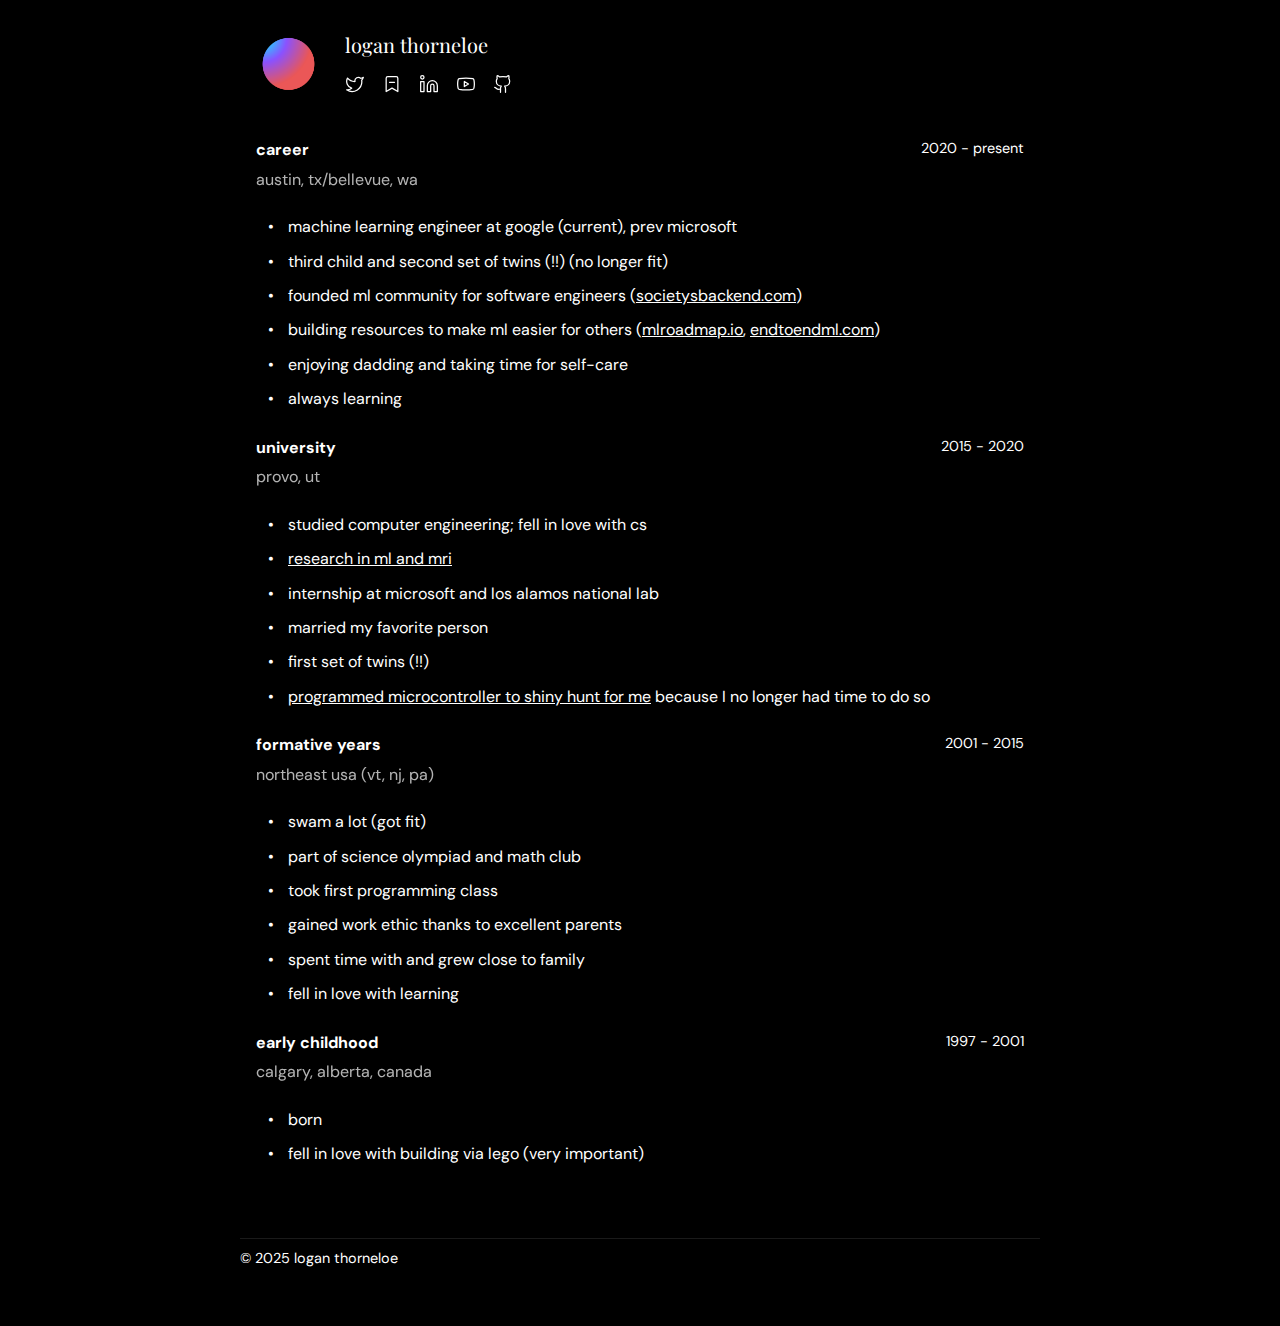
<file: index.html>
<!DOCTYPE html>
<html lang="en">
  <head>
    <meta charset="UTF-8">
    <meta name="viewport" content="width=device-width, initial-scale=1.0">
    <meta name="description" content="logan thorneloe's website">
    <meta property="og:description" content="logan thorneloe's website">
    <meta property="og:image" content="/assets/circle_logo.png">
    <meta property="og:url" content="https://loganthorneloe.com">
    <link rel="canonical" href="https://loganthorneloe.com">
    <link rel="icon" href="/assets/circle_logo.png" type="image/png">
    <link rel="apple-touch-icon" href="/assets/circle_logo.png">
    <title>logan thorneloe</title>
    <link rel="stylesheet" href="styles.css">
  </head>
  <!-- Google tag (gtag.js) -->
  <script async src="https://www.googletagmanager.com/gtag/js?id=G-B255KPTFCL"></script>
  <script>
    window.dataLayer = window.dataLayer || [];
    function gtag(){dataLayer.push(arguments);}
    gtag('js', new Date());

    gtag('config', 'G-B255KPTFCL');
  </script>
  <body>
    <div class="container">
      <header class="header">
        <img src="/assets/circle_logo.png" alt="Logan Thorneloe logo" class="logo">
        <div class="header-content">
          <h1>logan thorneloe</h1>
          <div class="header-social-links">
            <a href="https://x.com/loganthorneloe" target="_blank" title="Twitter">
              <svg xmlns="http://www.w3.org/2000/svg" width="22" height="22" viewBox="0 0 24 24" fill="none" stroke="currentColor" stroke-linecap="round" stroke-linejoin="round"><path d="M22 4s-.7 2.1-2 3.4c1.6 10-9.4 17.3-18 11.6 2.2.1 4.4-.6 6-2C3 15.5.5 9.6 3 5c2.2 2.6 5.6 4.1 9 4-.9-4.2 4-6.6 7-3.8 1.1 0 3-1.2 3-1.2z"></path></svg>
            </a>
            <a href="https://substack.com/@loganthorneloe" target="_blank" title="Substack">
              <svg xmlns="http://www.w3.org/2000/svg" width="22" height="22" viewBox="0 0 24 24" fill="none" stroke="currentColor" stroke-linecap="round" stroke-linejoin="round"><path d="m19 21-7-4-7 4V5a2 2 0 0 1 2-2h10a2 2 0 0 1 2 2v16z"></path><line x1="15" x2="9" y1="10" y2="10"></line></svg>
            </a>
            <a href="https://linkedin.com/in/loganthorneloe" target="_blank" title="LinkedIn">
              <svg xmlns="http://www.w3.org/2000/svg" width="22" height="22" viewBox="0 0 24 24" fill="none" stroke="currentColor" stroke-linecap="round" stroke-linejoin="round"><path d="M16 8a6 6 0 0 1 6 6v7h-4v-7a2 2 0 0 0-2-2 2 2 0 0 0-2 2v7h-4v-7a6 6 0 0 1 6-6z"></path><rect width="4" height="12" x="2" y="9"></rect><circle cx="4" cy="4" r="2"></circle></svg>
            </a>
            <a href="https://youtube.com/@loganthorneloe" target="_blank" title="YouTube">
              <svg xmlns="http://www.w3.org/2000/svg" width="22" height="22" viewBox="0 0 24 24" fill="none" stroke="currentColor" stroke-linecap="round" stroke-linejoin="round"><path d="M2.5 17a24.12 24.12 0 0 1 0-10 2 2 0 0 1 1.4-1.4 49.56 49.56 0 0 1 16.2 0A2 2 0 0 1 21.5 7a24.12 24.12 0 0 1 0 10 2 2 0 0 1-1.4 1.4 49.55 49.55 0 0 1-16.2 0A2 2 0 0 1 2.5 17"></path><path d="m10 15 5-3-5-3z"></path></svg>
            </a>
            <a href="https://github.com/loganthorneloe" target="_blank" title="GitHub">
              <svg xmlns="http://www.w3.org/2000/svg" width="22" height="22" viewBox="0 0 24 24" fill="none" stroke="currentColor" stroke-linecap="round" stroke-linejoin="round"><path d="M15 22v-4a4.8 4.8 0 0 0-1-3.5c3 0 6-2 6-5.5.08-1.25-.27-2.48-1-3.5.28-1.15.28-2.35 0-3.5 0 0-1 0-3 1.5-2.64-.5-5.36-.5-8 0C6 2 5 2 5 2c-.3 1.15-.3 2.35 0 3.5A5.403 5.403 0 0 0 4 9c0 3.5 3 5.5 6 5.5-.39.49-.68 1.05-.85 1.65-.17.6-.22 1.23-.15 1.85v4"/><path d="M9 18c-4.51 2-5-2-7-2"/></svg>
            </a>
          </div>
        </div>
      </header>

      <main class="timeline-container">
        <div class="timeline">
          <div class="timeline-item">
            <div class="timeline-content">
              <div class="timeline-header">
                <div class="timeline-title">
                  <h3>career</h3>
                  <div class="timeline-location">austin, tx/bellevue, wa</div>
                </div>
                <div class="timeline-date">2020 - present</div>
              </div>
              <ul class="timeline-details">
                <li>machine learning engineer at google (current), prev microsoft</li>
                <li>third child and second set of twins (!!) (no longer fit)</li>
                <li>founded ml community for software engineers (<a href="https://societysbackend.com" target="_blank">societysbackend.com</a>)</li>
                <li>building resources to make ml easier for others (<a href="https://mlroadmap.io" target="_blank">mlroadmap.io</a>, <a href="https://endtoendml.com" target="_blank">endtoendml.com</a>)</li>
                <li>enjoying dadding and taking time for self-care</li>
                <li>always learning</li>
              </ul>
            </div>
          </div>

          <div class="timeline-item">
            <div class="timeline-content">
              <div class="timeline-header">
                <div class="timeline-title">
                  <h3>university</h3>
                  <div class="timeline-location">provo, ut</div>
                </div>
                <div class="timeline-date">2015 - 2020</div>
              </div>
              <ul class="timeline-details">
                <li>studied computer engineering; fell in love with cs</li>
                <li><a href="https://scholar.google.com/citations?user=zFntG6MAAAAJ&hl=en" target="_blank">research in ml and mri</a></li>
                <li>internship at microsoft and los alamos national lab</li>
                <li>married my favorite person</li>
                <li>first set of twins (!!)</li>
                <li><a href="https://github.com/loganthorneloe/swsh-pokemon-breeder" target="_blank">programmed microcontroller to shiny hunt for me</a> because I no longer had time to do so</li>
              </ul>
            </div>
          </div>

          <div class="timeline-item">
            <div class="timeline-content">
              <div class="timeline-header">
                <div class="timeline-title">
                  <h3>formative years</h3>
                  <div class="timeline-location">northeast usa (vt, nj, pa)</div>
                </div>
                <div class="timeline-date">2001 - 2015</div>
              </div>
              <ul class="timeline-details">
                <li>swam a lot (got fit)</li>
                <li>part of science olympiad and math club</li>
                <li>took first programming class</li>
                <li>gained work ethic thanks to excellent parents</li>
                <li>spent time with and grew close to family</li>
                <li>fell in love with learning</li>
              </ul>
            </div>
          </div>

          <div class="timeline-item">
            <div class="timeline-content">
              <div class="timeline-header">
                <div class="timeline-title">
                  <h3>early childhood</h3>
                  <div class="timeline-location">calgary, alberta, canada</div>
                </div>
                <div class="timeline-date">1997 - 2001</div>
              </div>
              <ul class="timeline-details">
                <li>born</li>
                <li>fell in love with building via lego (very important)</li>
              </ul>
            </div>
          </div>
        </div>
      </main>
      
      <footer class="footer">
        <p>&copy; 2025 logan thorneloe</p>
      </footer>
    </div>
  </body>
</html>
</file>
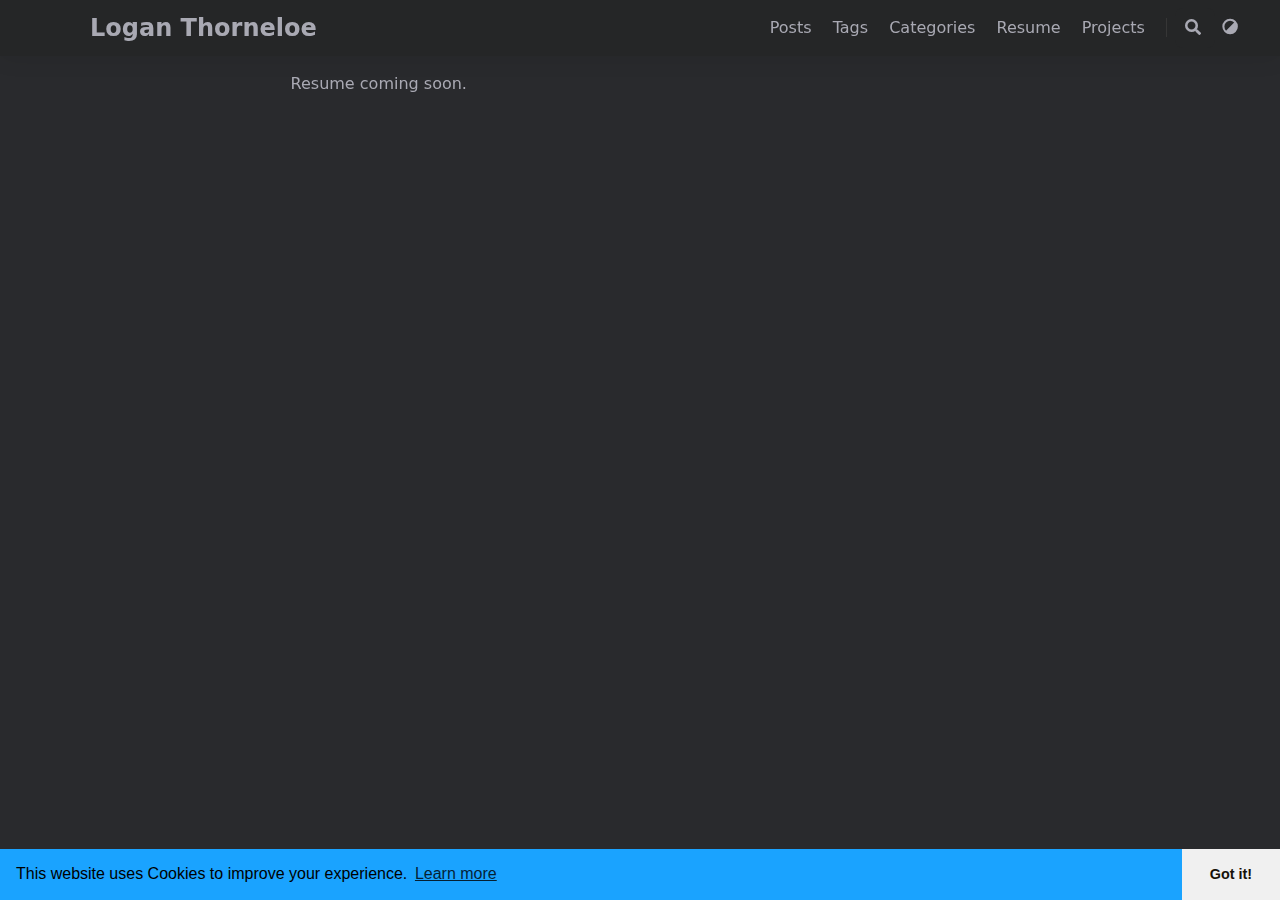
<file: resume/index.html>
<!DOCTYPE html>
<html lang="en-us">
    <head>
        <meta charset="utf-8">
        <meta name="viewport" content="width=device-width, initial-scale=1">
        <meta name="robots" content="noodp" />
        <meta http-equiv="X-UA-Compatible" content="IE=edge, chrome=1">
        <title> - Logan Thorneloe</title><meta name="Description" content=""><meta property="og:title" content="" />
<meta property="og:description" content="Resume coming soon." />
<meta property="og:type" content="article" />
<meta property="og:url" content="https://lathorne.github.io/resume/" /><meta property="article:section" content="" />



<meta name="twitter:card" content="summary"/>
<meta name="twitter:title" content=""/>
<meta name="twitter:description" content="Resume coming soon."/>
<meta name="application-name" content="LoveIt">
<meta name="apple-mobile-web-app-title" content="LoveIt"><meta name="theme-color" content="#ffffff"><meta name="msapplication-TileColor" content="#da532c"><link rel="shortcut icon" type="image/x-icon" href="/favicon.ico" />
        <link rel="icon" type="image/png" sizes="32x32" href="/favicon-32x32.png">
        <link rel="icon" type="image/png" sizes="16x16" href="/favicon-16x16.png"><link rel="apple-touch-icon" sizes="180x180" href="/apple-touch-icon.png"><link rel="mask-icon" href="/safari-pinned-tab.svg" color="#5bbad5"><link rel="manifest" href="/site.webmanifest"><link rel="canonical" href="https://lathorne.github.io/resume/" /><link rel="next" href="https://lathorne.github.io/projects/" /><link rel="stylesheet" href="/lib/normalize/normalize.min.css"><link rel="stylesheet" href="/css/style.min.css"><link rel="stylesheet" href="/lib/fontawesome-free/all.min.css"><link rel="stylesheet" href="/lib/animate/animate.min.css"><script type="application/ld+json">
    {
        "@context": "http://schema.org",
        "@type": "BlogPosting",
        "headline": "",
        "inLanguage": "en-us",
        "mainEntityOfPage": {
            "@type": "WebPage",
            "@id": "https:\/\/lathorne.github.io\/resume\/"
        },"genre": "page","wordcount":  3 ,
        "url": "https:\/\/lathorne.github.io\/resume\/","publisher": {
            "@type": "Organization",
            "name": "Author"},"author": {
                "@type": "Person",
                "name": "Author"
            },"description": ""
    }
    </script></head>
    <body header-desktop="fixed" header-mobile="auto"><script type="text/javascript">(window.localStorage && localStorage.getItem('theme') ? localStorage.getItem('theme') === 'dark' : ('dark' === 'auto' ? window.matchMedia('(prefers-color-scheme: dark)').matches : 'dark' === 'dark')) && document.body.setAttribute('theme', 'dark');</script>

        <div id="mask"></div><div class="wrapper"><header class="desktop" id="header-desktop">
    <div class="header-wrapper">
        <div class="header-title">
            <a href="/" title="Logan Thorneloe">Logan Thorneloe</a>
        </div>
        <div class="menu">
            <div class="menu-inner"><a class="menu-item" href="/posts/"> Posts </a><a class="menu-item" href="/tags/"> Tags </a><a class="menu-item" href="/categories/"> Categories </a><a class="menu-item" href="https://www.linkedin.com/in/loganthorneloe/" rel="noopener noreffer" target="_blank"> Resume </a><a class="menu-item" href="/projects/"> Projects </a><span class="menu-item delimiter"></span><span class="menu-item search" id="search-desktop">
                        <input type="text" placeholder="Search titles or contents..." id="search-input-desktop">
                        <a href="javascript:void(0);" class="search-button search-toggle" id="search-toggle-desktop" title="Search">
                            <i class="fas fa-search fa-fw"></i>
                        </a>
                        <a href="javascript:void(0);" class="search-button search-clear" id="search-clear-desktop" title="Clear">
                            <i class="fas fa-times-circle fa-fw"></i>
                        </a>
                        <span class="search-button search-loading" id="search-loading-desktop">
                            <i class="fas fa-spinner fa-fw fa-spin"></i>
                        </span>
                    </span><a href="javascript:void(0);" class="menu-item theme-switch" title="Switch Theme">
                    <i class="fas fa-adjust fa-fw"></i>
                </a>
            </div>
        </div>
    </div>
</header><header class="mobile" id="header-mobile">
    <div class="header-container">
        <div class="header-wrapper">
            <div class="header-title">
                <a href="/" title="Logan Thorneloe">Logan Thorneloe</a>
            </div>
            <div class="menu-toggle" id="menu-toggle-mobile">
                <span></span><span></span><span></span>
            </div>
        </div>
        <div class="menu" id="menu-mobile"><div class="search-wrapper">
                    <div class="search mobile" id="search-mobile">
                        <input type="text" placeholder="Search titles or contents..." id="search-input-mobile">
                        <a href="javascript:void(0);" class="search-button search-toggle" id="search-toggle-mobile" title="Search">
                            <i class="fas fa-search fa-fw"></i>
                        </a>
                        <a href="javascript:void(0);" class="search-button search-clear" id="search-clear-mobile" title="Clear">
                            <i class="fas fa-times-circle fa-fw"></i>
                        </a>
                        <span class="search-button search-loading" id="search-loading-mobile">
                            <i class="fas fa-spinner fa-fw fa-spin"></i>
                        </span>
                    </div>
                    <a href="javascript:void(0);" class="search-cancel" id="search-cancel-mobile">
                        Cancel
                    </a>
                </div><a class="menu-item" href="/posts/" title="">Posts</a><a class="menu-item" href="/tags/" title="">Tags</a><a class="menu-item" href="/categories/" title="">Categories</a><a class="menu-item" href="https://www.linkedin.com/in/loganthorneloe/" title="" rel="noopener noreffer" target="_blank">Resume</a><a class="menu-item" href="/projects/" title="">Projects</a><a href="javascript:void(0);" class="menu-item theme-switch" title="Switch Theme">
                <i class="fas fa-adjust fa-fw"></i>
            </a></div>
    </div>
</header>
<div class="search-dropdown desktop">
    <div id="search-dropdown-desktop"></div>
</div>
<div class="search-dropdown mobile">
    <div id="search-dropdown-mobile"></div>
</div>
<main class="main">
                <div class="container"><div class="page single special"><h1 class="single-title animated pulse faster"></h1><div class="content" id="content"><p>Resume coming soon.</p>
</div></div></div>
            </main><footer class="footer">
        <div class="footer-container"><div class="footer-line">Powered by <a href="https://gohugo.io/" target="_blank" rel="noopener noreffer" title="Hugo 0.92.2">Hugo</a> | Theme - <a href="https://github.com/dillonzq/LoveIt" target="_blank" rel="noopener noreffer" title="LoveIt 0.2.10"><i class="far fa-kiss-wink-heart fa-fw"></i> LoveIt</a>
                </div><div class="footer-line"><i class="far fa-copyright fa-fw"></i><span itemprop="copyrightYear">2022</span><span class="author" itemprop="copyrightHolder">&nbsp;<a href="/" target="_blank"></a></span></div>
        </div>
    </footer></div>

        <div id="fixed-buttons"><a href="#" id="back-to-top" class="fixed-button" title="Back to Top">
                <i class="fas fa-arrow-up fa-fw"></i>
            </a><a href="#" id="view-comments" class="fixed-button" title="View Comments">
                <i class="fas fa-comment fa-fw"></i>
            </a>
        </div><link rel="stylesheet" href="/lib/cookieconsent/cookieconsent.min.css"><script type="text/javascript" src="/lib/smooth-scroll/smooth-scroll.min.js"></script><script type="text/javascript" src="/lib/autocomplete/autocomplete.min.js"></script><script type="text/javascript" src="/lib/lunr/lunr.min.js"></script><script type="text/javascript" src="/lib/lazysizes/lazysizes.min.js"></script><script type="text/javascript" src="/lib/clipboard/clipboard.min.js"></script><script type="text/javascript" src="/lib/sharer/sharer.min.js"></script><script type="text/javascript" src="/lib/cookieconsent/cookieconsent.min.js"></script><script type="text/javascript">window.config={"code":{"copyTitle":"Copy to clipboard","maxShownLines":10},"comment":{},"cookieconsent":{"content":{"dismiss":"Got it!","link":"Learn more","message":"This website uses Cookies to improve your experience."},"enable":true,"palette":{"button":{"background":"#f0f0f0"},"popup":{"background":"#1aa3ff"}},"theme":"edgeless"},"search":{"highlightTag":"em","lunrIndexURL":"/index.json","maxResultLength":10,"noResultsFound":"No results found","snippetLength":30,"type":"lunr"}};</script><script type="text/javascript" src="/js/theme.min.js"></script></body>
</html>
</file>
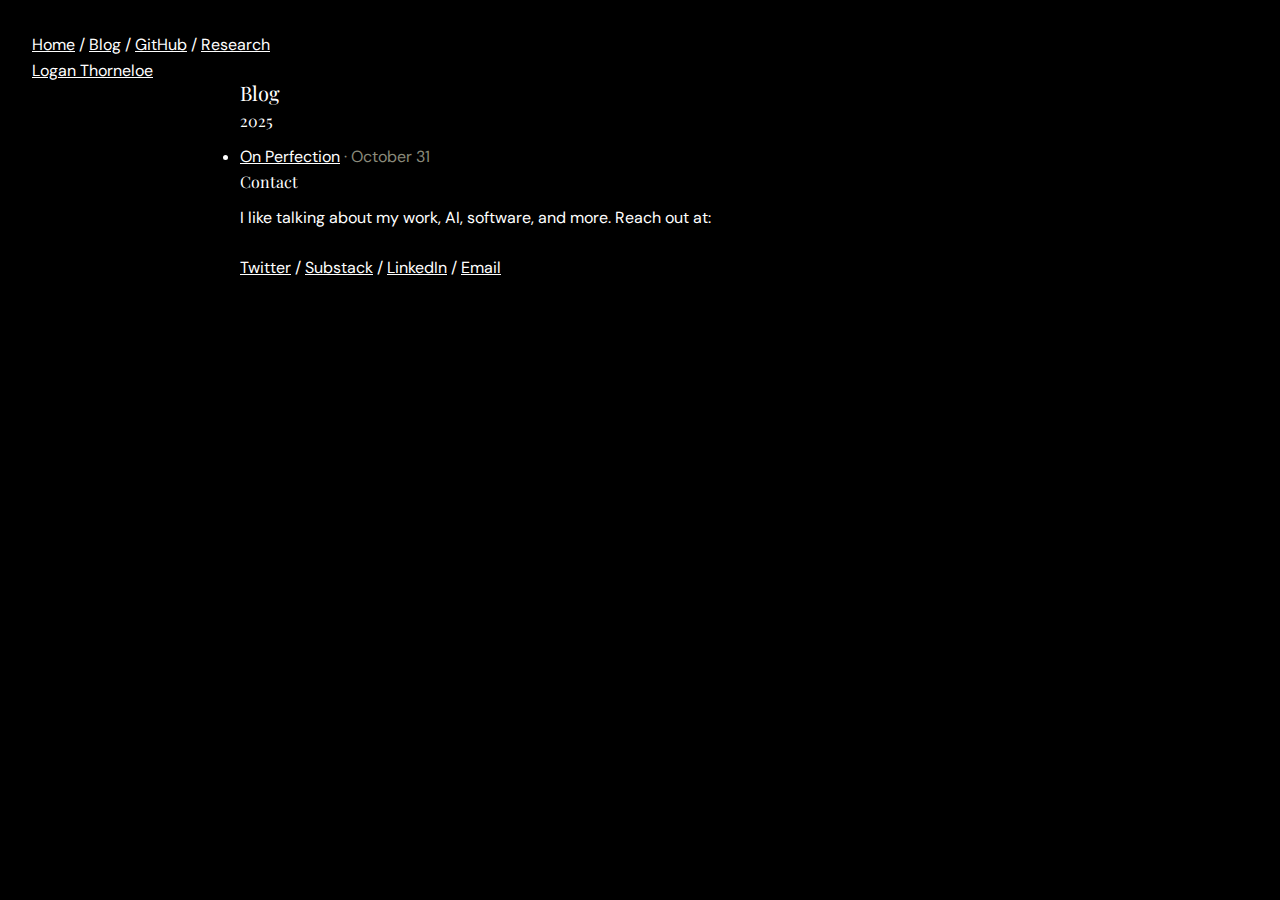
<file: blog.html>
<!DOCTYPE html>
<html lang="en">
<head>
  <meta charset="utf-8">
  <meta name="viewport" content="width=device-width, initial-scale=1">
  <title>Blog - Logan Thorneloe</title>
  <link rel="alternate" type="application/rss+xml" title="Logan Thorneloe - Blog" href="https://loganthorneloe.com/feed.xml">
  <link rel="preconnect" href="https://fonts.googleapis.com">
  <link rel="preconnect" href="https://fonts.gstatic.com" crossorigin>
  <link href="https://fonts.googleapis.com/css2?family=EB+Garamond:wght@400;500;600&display=swap" rel="stylesheet">
  <link rel="stylesheet" href="styles.css">
</head>
  <body>
  <header class="site-header">
    <nav class="site-nav">
      <a href="/">Home</a> /
      <a href="/blog.html">Blog</a> /
      <a href="https://github.com/loganthorneloe" target="_blank" rel="noopener noreferrer">GitHub</a> /
      <a href="https://scholar.google.com/citations?user=zFntG6MAAAAJ&hl=en" target="_blank" rel="noopener noreferrer">Research</a>
    </nav>
    <a class="site-title" href="/">Logan Thorneloe</a>
  </header>
  <div class="container">
    <main>
      <header>
        <h1>Blog</h1>
      </header>
      <section class="blog-year">
        <h2>2025</h2>
        <ul>
          <li><a href="blog/on-perfection.html">On Perfection</a> <span style="color: #8a8a7a;">· October 31</span></li>
        </ul>
      </section>

      <section class="contact">
        <h2>Contact</h2>
        <p>
          I like talking about my work, AI, software, and more. Reach out at:
        </p>
        <p>
          <a href="https://twitter.com/loganthorneloe" target="_blank" rel="noopener noreferrer">Twitter</a> /
          <a href="https://substack.com/@loganthorneloe" target="_blank" rel="noopener noreferrer">Substack</a> /
          <a href="https://www.linkedin.com/in/loganthorneloe" target="_blank" rel="noopener noreferrer">LinkedIn</a> /
          <a href="mailto:loganthorneloe+website_contact@gmail.com" target="_blank" rel="noopener noreferrer">Email</a>
        </p>
      </section>
    </main>
  </div>
</body>
</html>
</file>
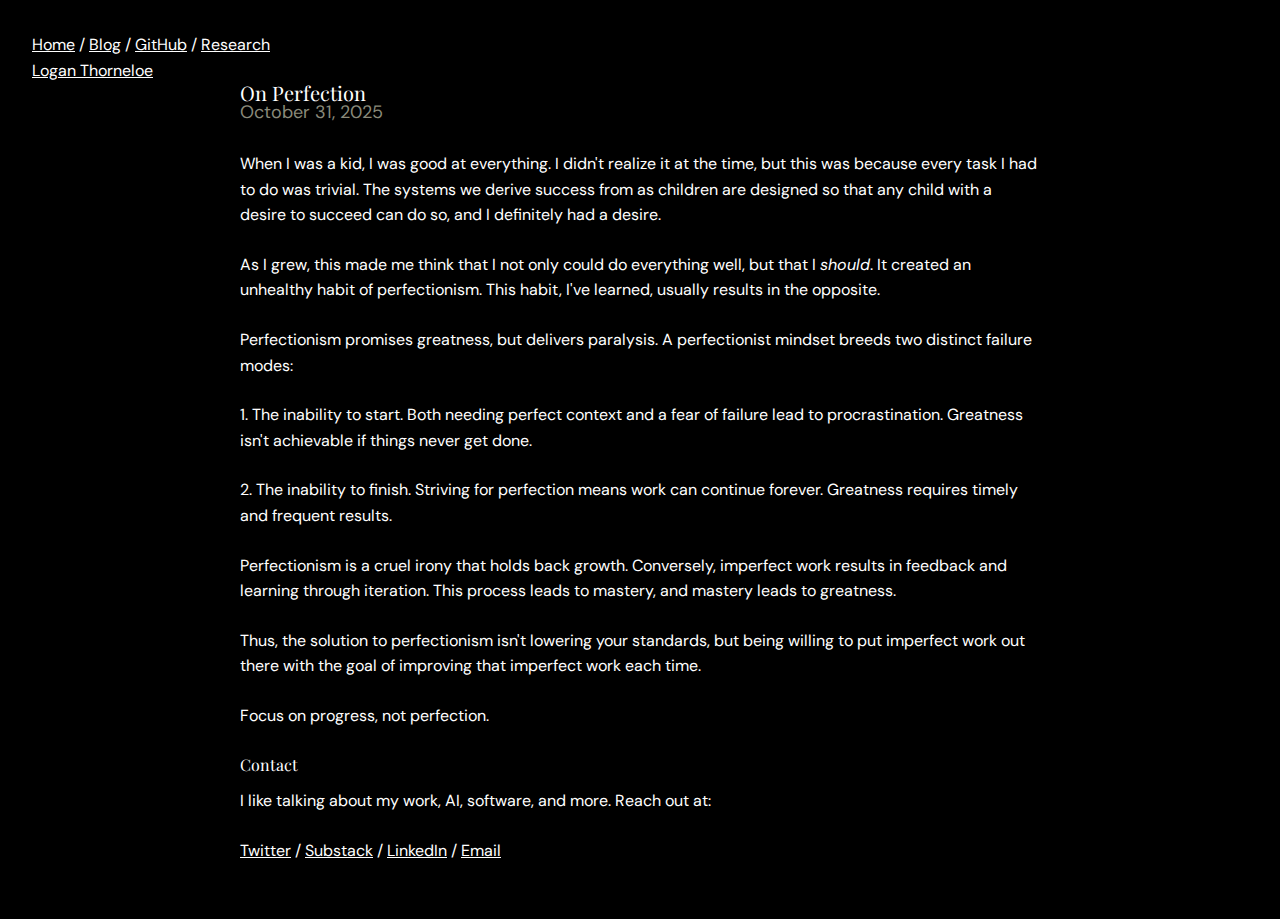
<file: blog/on-perfection.html>
<!DOCTYPE html>
<html lang="en">
<head>
  <meta charset="utf-8">
  <meta name="viewport" content="width=device-width, initial-scale=1">
  <title>On Perfection - Logan Thorneloe</title>

  <!-- Open Graph / Facebook -->
  <meta property="og:type" content="article">
  <meta property="og:url" content="https://loganthorneloe.com/posts/on-perfection.html">
  <meta property="og:title" content="On Perfection">
  <meta property="og:description" content="The pursuit of perfection inhibits greatness. It promises excellence but generally ends in paralysis.">
  <meta property="og:image" content="https://loganthorneloe.com/assets/on_perfection.png">

  <!-- Twitter -->
  <meta property="twitter:card" content="summary_large_image">
  <meta property="twitter:url" content="https://loganthorneloe.com/posts/on-perfection.html">
  <meta property="twitter:title" content="On Perfection">
  <meta property="twitter:description" content="The pursuit of perfection inhibits greatness. It promises excellence but generally ends in paralysis.">
  <meta property="twitter:image" content="https://loganthorneloe.com/assets/on_perfection.png">

  <link rel="preconnect" href="https://fonts.googleapis.com">
  <link rel="preconnect" href="https://fonts.gstatic.com" crossorigin>
  <link href="https://fonts.googleapis.com/css2?family=EB+Garamond:wght@400;500;600&display=swap" rel="stylesheet">
  <link rel="stylesheet" href="../styles.css">
</head>
  <body>
  <header class="site-header">
    <nav class="site-nav">
      <a href="/">Home</a> /
      <a href="/blog.html">Blog</a> /
      <a href="https://github.com/loganthorneloe" target="_blank" rel="noopener noreferrer">GitHub</a> /
      <a href="https://scholar.google.com/citations?user=zFntG6MAAAAJ&hl=en" target="_blank" rel="noopener noreferrer">Research</a>
    </nav>
    <a class="site-title" href="/">Logan Thorneloe</a>
  </header>
  <div class="container">
    <header>
      <h1>On Perfection</h1>
      <p style="color: #8a8a7a; font-size: 18px; margin-top: -10px;">October 31, 2025</p>
    </header>

    <main>
      <section>
        <p>When I was a kid, I was good at everything. I didn't realize it at the time, but this was because every task I had to do was trivial. The systems we derive success from as children are designed so that any child with a desire to succeed can do so, and I definitely had a desire.</p>

        <p>As I grew, this made me think that I not only could do everything well, but that I <em>should</em>. It created an unhealthy habit of perfectionism. This habit, I've learned, usually results in the opposite.</p>

        <p>Perfectionism promises greatness, but delivers paralysis. A perfectionist mindset breeds two distinct failure modes:</p>

        <p>1. The inability to start. Both needing perfect context and a fear of failure lead to procrastination. Greatness isn't achievable if things never get done.</p>

        <p>2. The inability to finish. Striving for perfection means work can continue forever. Greatness requires timely and frequent results.</p>

        <p>Perfectionism is a cruel irony that holds back growth. Conversely, imperfect work results in feedback and learning through iteration. This process leads to mastery, and mastery leads to greatness.</p>

        <p>Thus, the solution to perfectionism isn't lowering your standards, but being willing to put imperfect work out there with the goal of improving that imperfect work each time.</p>
        
        <p>Focus on progress, not perfection.</p>
      </section>

      <section class="contact">
        <h2>Contact</h2>
        <p>
          I like talking about my work, AI, software, and more. Reach out at:
        </p>
        <p>
          <a href="https://twitter.com/loganthorneloe" target="_blank" rel="noopener noreferrer">Twitter</a> /
          <a href="https://substack.com/@loganthorneloe" target="_blank" rel="noopener noreferrer">Substack</a> /
          <a href="https://www.linkedin.com/in/loganthorneloe" target="_blank" rel="noopener noreferrer">LinkedIn</a> /
          <a href="mailto:loganthorneloe+website_contact@gmail.com" target="_blank" rel="noopener noreferrer">Email</a>
        </p>
      </section>
    </main>
  </div>
</body>
</html>
</file>
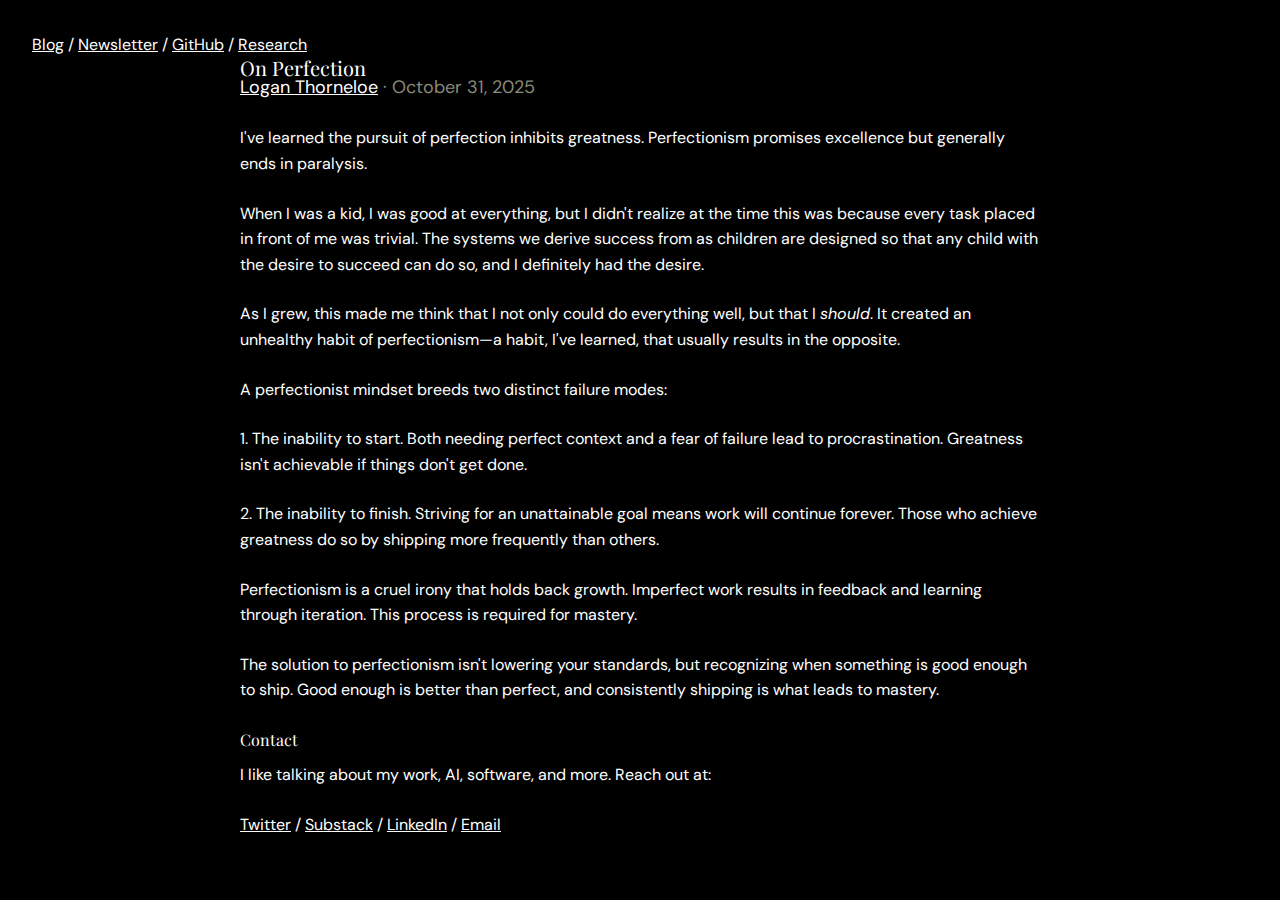
<file: posts/on-perfection.html>
<!DOCTYPE html>
<html lang="en">
<head>
  <meta charset="utf-8">
  <meta name="viewport" content="width=device-width, initial-scale=1">
  <title>On Perfection - Logan Thorneloe</title>

  <!-- Open Graph / Facebook -->
  <meta property="og:type" content="article">
  <meta property="og:url" content="https://loganthorneloe.com/posts/on-perfection.html">
  <meta property="og:title" content="On Perfection">
  <meta property="og:description" content="The pursuit of perfection inhibits greatness. It promises excellence but generally ends in paralysis.">
  <meta property="og:image" content="https://loganthorneloe.com/assets/on_perfection.png">

  <!-- Twitter -->
  <meta property="twitter:card" content="summary_large_image">
  <meta property="twitter:url" content="https://loganthorneloe.com/posts/on-perfection.html">
  <meta property="twitter:title" content="On Perfection">
  <meta property="twitter:description" content="The pursuit of perfection inhibits greatness. It promises excellence but generally ends in paralysis.">
  <meta property="twitter:image" content="https://loganthorneloe.com/assets/on_perfection.png">

  <link rel="preconnect" href="https://fonts.googleapis.com">
  <link rel="preconnect" href="https://fonts.gstatic.com" crossorigin>
  <link href="https://fonts.googleapis.com/css2?family=EB+Garamond:wght@400;500;600&display=swap" rel="stylesheet">
  <link rel="stylesheet" href="../styles.css">
</head>
<body>
  <nav class="navbar">
    <a href="../blog.html">Blog</a> /
    <a href="https://mlforswes.com" target="_blank" rel="noopener noreferrer">Newsletter</a> /
    <a href="https://github.com/loganthorneloe" target="_blank" rel="noopener noreferrer">GitHub</a> /
    <a href="https://scholar.google.com/citations?user=zFntG6MAAAAJ&hl=en" target="_blank" rel="noopener noreferrer">Research</a>
  </nav>
  <div class="container">
    <header>
      <h1>On Perfection</h1>
      <p style="color: #8a8a7a; font-size: 18px; margin-top: -10px;"><a href="../index.html">Logan Thorneloe</a> · October 31, 2025</p>
    </header>

    <main>
      <section>
        <p>I've learned the pursuit of perfection inhibits greatness. Perfectionism promises excellence but generally ends in paralysis.</p>

        <p>When I was a kid, I was good at everything, but I didn't realize at the time this was because every task placed in front of me was trivial. The systems we derive success from as children are designed so that any child with the desire to succeed can do so, and I definitely had the desire.</p>

        <p>As I grew, this made me think that I not only could do everything well, but that I <em>should</em>. It created an unhealthy habit of perfectionism—a habit, I've learned, that usually results in the opposite.</p>

        <p>A perfectionist mindset breeds two distinct failure modes:</p>

        <p>1. The inability to start. Both needing perfect context and a fear of failure lead to procrastination. Greatness isn't achievable if things don't get done.</p>

        <p>2. The inability to finish. Striving for an unattainable goal means work will continue forever. Those who achieve greatness do so by shipping more frequently than others.</p>

        <p>Perfectionism is a cruel irony that holds back growth. Imperfect work results in feedback and learning through iteration. This process is required for mastery.</p>

        <p>The solution to perfectionism isn't lowering your standards, but recognizing when something is good enough to ship. Good enough is better than perfect, and consistently shipping is what leads to mastery.</p>
      </section>

      <section class="contact">
        <h2>Contact</h2>
        <p>
          I like talking about my work, AI, software, and more. Reach out at:
        </p>
        <p>
          <a href="https://twitter.com/loganthorneloe" target="_blank" rel="noopener noreferrer">Twitter</a> /
          <a href="https://substack.com/@loganthorneloe" target="_blank" rel="noopener noreferrer">Substack</a> /
          <a href="https://www.linkedin.com/in/loganthorneloe" target="_blank" rel="noopener noreferrer">LinkedIn</a> /
          <a href="mailto:loganthorneloe+website_contact@gmail.com" target="_blank" rel="noopener noreferrer">Email</a>
        </p>
      </section>
    </main>
  </div>
</body>
</html>
</file>
<file: styles.css>
/* Import fonts */
@import url('https://fonts.googleapis.com/css2?family=Playfair+Display:wght@400;700&family=DM+Sans:wght@400;500;700&display=swap');

/* Reset and base styles */
* {
  margin: 0;
  padding: 0;
  box-sizing: border-box;
}

:root {
  --primary-color: #eb5757;
  --secondary-color: #8c52ff;
  --accent-color: #00ffff;
  --background-color: #000000;
  --text-color: #ffffff;
  --mute-color: #808080;
}

body {
  background-color: var(--background-color);
  color: var(--text-color);
  font-family: 'DM Sans', sans-serif;
  line-height: 1.6;
  min-height: 100vh;
  padding: 2rem;
}

/* Typography */
h1, h2, h3, h4, h5, h6 {
  font-family: 'Playfair Display', serif;
  font-weight: 400;
}

h1 {
  font-size: 20px;
  margin: 0;
  line-height: 1;
  margin-bottom: 5px;
}

h2 {
  font-size: 16px;
  margin-bottom: 10px;
  font-weight: 300;
}

p {
  margin-bottom: 1.5rem;
}

/* Special styling for intro paragraph */
.section p:first-of-type {
  font-size: 1.15rem;
  margin-bottom: 2rem;
}

a {
  color: var(--text-color);
  text-decoration: underline;
  transition: all 0.3s ease;
}

a:hover {
  color: var(--accent-color);
}

/* Layout */
.container {
  max-width: 800px;
  margin: 0 auto;
}

.header {
  display: flex;
  align-items: flex-start;
  margin-bottom: 1.5rem;
  width: 100%;
}

.logo {
  width: 65px;
  height: 65px;
  border-radius: 50%;
  margin: 0 1.5rem 0 1rem;
  object-fit: cover;
}

.header-content {
  display: flex;
  flex-direction: column;
  justify-content: center;
  height: 65px;
}

.header-social-links {
  display: flex;
  gap: 0.75rem;
  margin-top: 0.25rem;
}

.header-social-links a {
  display: flex;
  align-items: center;
  justify-content: center;
  transition: all 0.2s cubic-bezier(0.175, 0.885, 0.32, 1.275);
}

.header-social-links a:hover {
  transform: translateY(-2px) scale(1.1);
}

.header-social-links svg {
  stroke-width: 1.5px;
  transition: stroke-width 0.2s ease;
}

.header-social-links a:hover svg {
  stroke-width: 2px;
}

.section {
  display: none;
}

.footer {
  margin-top: 2rem;
  padding-top: 0.5rem;
  border-top: 1px solid rgba(255, 255, 255, 0.1);
  font-size: 0.9rem;
}

/* Social icons */
.social-links {
  display: flex;
  gap: 1rem;
  margin-top: 1.5rem;
}

.social-links a {
  display: flex;
  align-items: center;
  justify-content: center;
  width: 40px;
  height: 40px;
  border-radius: 50%;
  background-color: rgba(255, 255, 255, 0.1);
}

.social-links a:hover {
  background-color: rgba(255, 255, 255, 0.2);
}

svg {
  margin-right: 5px;
  margin-top: 10px;
  width: 20px;
  height: 20px;
  fill: transparent;
  stroke: var(--text-color);
  stroke-width: 1px;
  filter: 
    drop-shadow(-1px -1px 0 var(--background-color))
    drop-shadow(1px -1px 0 var(--background-color))
    drop-shadow(-1px 1px 0 var(--background-color))
    drop-shadow(1px 1px 0 var(--background-color));
  transition: all 0.3s ease;
}

.footer-content {
  text-align: center;
}

.footer-content p {
  margin: 0;
  line-height: 1.2;
}

.subheading {
  font-weight: 100;
}

.icon-link svg {
  color: var(--background-color) !important;
}

.icon-link:hover svg {
  stroke: var(--background-color);
  filter: none;
}

p a:hover, li a:hover {
  color: var(--text-color) !important;
}

/* Updated list styles for the "what i stand for" section */
.section ul {
  list-style-type: disc;
  padding-left: 1.5rem;
  margin-bottom: 1.5rem;
}

.section li {
  margin-bottom: 0.8rem;
  line-height: 1.5;
}

/* Responsive design */
@media (max-width: 768px) {
  body {
    padding: 1.5rem 0.5rem 0.5rem 0.5rem;
  }
  
  .header {
    padding: 0.5rem 0;
  }
  
  .header-content {
    height: 55px;
  }
  
  h1 {
    font-size: 18px;
  }
  
  .header-social-links {
    gap: 0.4rem;
  }
}

.heading {
  margin: 10px;
}

.description {
  margin: 10px;
}

.icons {
  margin-top: -15px;
}

.main-content {
  min-height: calc(100vh - 60px);
  display: flex;
  flex-direction: column;
  justify-content: center;
  align-items: center;
}

/* Timeline styles */
.timeline-container {
  max-width: 800px;
  margin: 1rem auto;
  padding: 0 1rem;
}

.timeline {
  position: relative;
  padding: 1rem 0;
}

/* Life stage sections */
.life-stage {
  margin-bottom: 2.5rem;
  position: relative;
}

.life-stage:last-child {
  margin-bottom: 0;
}

.life-stage-header {
  margin-bottom: 1.5rem;
  border-bottom: 1px solid rgba(255, 255, 255, 0.1);
  padding-bottom: 0.5rem;
}

.life-stage-title {
  font-family: 'Playfair Display', serif;
  font-size: 1.5rem;
  color: var(--accent-color);
  margin-bottom: 0.5rem;
}

.life-stage-period {
  font-size: 0.9rem;
  color: var(--mute-color);
}

.timeline-item {
  margin-bottom: 1rem;
}

.timeline-item:last-child {
  margin-bottom: 0;
}

.timeline-header {
  display: flex;
  justify-content: space-between;
  align-items: flex-start;
  margin-bottom: 0.5rem;
}

.timeline-title {
  display: flex;
  flex-direction: column;
  gap: 0.25rem;
}

.timeline-content h3 {
  font-size: 1rem;
  margin: 0;
  color: var(--text-color);
  font-family: 'DM Sans', sans-serif;
  font-weight: bold;
}

.timeline-date {
  font-family: 'DM Sans', sans-serif;
  font-size: 0.9rem;
  color: var(--text-color);
}

.timeline-location {
  font-size: 1rem;
  color: var(--text-color);
  opacity: 0.7;
}

.timeline-details {
  list-style-type: none;
  padding: 0;
  margin: 1.5rem 0;
}

.timeline-details li {
  position: relative;
  padding-left: 2rem;
  margin-bottom: 0.75rem;
  line-height: 1.4;
  color: var(--text-color);
}

.timeline-details li::before {
  content: '•';
  position: absolute;
  left: 0.75rem;
  color: var(--text-color);
}

/* Mobile responsive timeline */
@media (max-width: 768px) {
  .timeline-container {
    margin: 0.5rem auto 0 auto;
  }
  
  .timeline-header {
    flex-direction: column;
    gap: 0.25rem;
  }
  
  .timeline-date {
    order: 2;
    margin-top: 0.25rem;
  }
  
  .timeline-details li {
    margin-bottom: 0.4rem;
  }
}
</file>
<file: css/style.min.css>
html{font-family:system-ui,-apple-system,BlinkMacSystemFont,PingFang SC,Microsoft YaHei UI,Segoe UI,Roboto,Oxygen,Ubuntu,Cantarell,Fira Sans,Droid Sans,Helvetica Neue,Helvetica,Arial,sans-serif;font-weight:400;font-display:swap;font-size:16px;line-height:1.5rem;width:100%}::-webkit-scrollbar{width:.5rem;height:.5rem}::-webkit-scrollbar-thumb{background-color:#87878d}::-webkit-scrollbar-thumb:hover{background-color:#a9a9b3}::selection{background-color:rgba(53,166,247,0.25)}[theme=dark] ::selection{background-color:rgba(50,112,194,0.4)}body{background-color:#fff;color:#161209;word-wrap:break-word;overflow-wrap:break-word;scrollbar-color:auto}body[theme=dark]{color:#a9a9b3;background-color:#292a2d}input::-ms-clear{display:none}a,a::before,a::after{text-decoration:none;color:#161209}[theme=dark] a,[theme=dark] a::before,[theme=dark] a::after{color:#a9a9b3}a:active,a:hover{color:#2d96bd}[theme=dark] a:active,[theme=dark] a:hover{color:#fff}#mask{background-repeat:no-repeat;background-position:center;position:fixed;top:0;left:0;width:100%;height:100%;z-index:-1;background-color:rgba(0,0,0,0)}.blur #mask{z-index:100;background-color:rgba(0,0,0,0.25)}svg.icon{display:inline-block;width:1.25em;height:1em;text-align:center}svg.icon path{fill:currentColor}img.emoji{height:1em;width:1em;margin:0 .05em 0 .1em;vertical-align:-.1em}.details .details-summary:hover{cursor:pointer}.details i.details-icon{color:#a9a9b3;-webkit-transition:transform 0.2s ease;-moz-transition:transform 0.2s ease;-o-transition:transform 0.2s ease;transition:transform 0.2s ease}[theme=dark] .details i.details-icon{color:#5d5d5f}.details .details-content{max-height:0;overflow-y:hidden;-webkit-transition:max-height 0.8s cubic-bezier(0, 1, 0, 1) -0.1s;-moz-transition:max-height 0.8s cubic-bezier(0, 1, 0, 1) -0.1s;-o-transition:max-height 0.8s cubic-bezier(0, 1, 0, 1) -0.1s;transition:max-height 0.8s cubic-bezier(0, 1, 0, 1) -0.1s}.details.open i.details-icon{-webkit-transform:rotate(90deg);-moz-transform:rotate(90deg);-ms-transform:rotate(90deg);-o-transform:rotate(90deg);transform:rotate(90deg)}.details.open .details-content{max-height:12000px;-webkit-transition:max-height 0.8s cubic-bezier(0.5, 0, 1, 0) 0s;-moz-transition:max-height 0.8s cubic-bezier(0.5, 0, 1, 0) 0s;-o-transition:max-height 0.8s cubic-bezier(0.5, 0, 1, 0) 0s;transition:max-height 0.8s cubic-bezier(0.5, 0, 1, 0) 0s}#fixed-buttons{display:none}.fixed-button{display:none;z-index:100;position:fixed;right:1.5rem;font-size:1rem;line-height:1.3rem;padding:.6rem .6rem;color:#a9a9b3;background:#f8f8f8;-webkit-border-radius:2rem;-moz-border-radius:2rem;border-radius:2rem;-webkit-transition:color 0.4s ease;-moz-transition:color 0.4s ease;-o-transition:color 0.4s ease;transition:color 0.4s ease}.blur .fixed-button{-webkit-filter:blur(1.5px);-moz-filter:blur(1.5px);-ms-filter:blur(1.5px);filter:blur(1.5px)}.fixed-button:hover,.fixed-button:active{color:#161209;cursor:pointer}.fixed-button:active,.fixed-button:focus,.fixed-button:hover{outline:none}[theme=dark] .fixed-button{color:#5d5d5f;background:#252627}[theme=dark] .fixed-button:hover,[theme=dark] .fixed-button:active{color:#a9a9b3}#back-to-top{display:block;bottom:1.5rem}#view-comments{bottom:4.5rem}.cc-window.cc-banner .cc-btn{color:#161209}.cc-window.cc-banner .cc-btn:hover,.cc-window.cc-banner .cc-btn:focus{background-color:#ccc}[theme=dark] .cc-window.cc-banner .cc-btn{color:#161209}[theme=dark] .cc-window.cc-banner .cc-btn:hover,[theme=dark] .cc-window.cc-banner .cc-btn:focus{background-color:#fff}img{-o-object-fit:contain;object-fit:contain;font-family:"object-fit: contain;"}.wrapper{display:flex;flex-direction:column;min-height:100vh;width:100%}.wrapper main{flex:1 0 auto}.wrapper main .container{padding:0 1rem}.page{position:relative;max-width:800px;width:60%;margin:0 auto}[header-desktop] .page{padding-top:3.5rem}[header-desktop=normal] .page{padding-top:0}.blur .page{-webkit-filter:blur(1.5px);-moz-filter:blur(1.5px);-ms-filter:blur(1.5px);filter:blur(1.5px)}.toc .toc-title{font-size:1.2rem;font-weight:bold;text-transform:uppercase}.toc .toc-content{font-size:1rem}.toc .toc-content ul{text-indent:-0.85rem;padding-left:.8rem;list-style:none}.toc .toc-content ul a:first-child::before{content:"|";font-weight:bolder;margin-right:.5rem;color:#2d96bd}[theme=dark] .toc .toc-content ul a:first-child::before{color:#55bde2}.toc .toc-content ul ul{padding-left:1.5rem}.toc ruby{background:#f5f5f5}.toc ruby rt{color:#a9a9b3}[theme=dark] .toc ruby{background:#272C34}[theme=dark] .toc ruby rt{color:#5d5d5f}#toc-auto{display:block;position:absolute;width:12000px;max-width:0;padding:0 .8rem;border-left:4px solid #f0f0f0;word-wrap:break-word;overflow-wrap:break-word;box-sizing:border-box;top:10rem;left:0;visibility:hidden}[header-desktop=normal] #toc-auto{top:5rem}.blur #toc-auto{-webkit-filter:blur(1.5px);-moz-filter:blur(1.5px);-ms-filter:blur(1.5px);filter:blur(1.5px)}[theme=dark] #toc-auto{border-left-color:#363636}#toc-auto .toc-title{margin:.8rem 0}#toc-auto .toc-content.always-active ul{display:block}#toc-auto .toc-content>nav>ul{margin:.625rem 0}#toc-auto .toc-content ul ul{display:none}#toc-auto .toc-content ul .has-active>ul{display:block}#toc-auto .toc-content a.active{font-weight:bold;color:#2d96bd}[theme=dark] #toc-auto .toc-content a.active{color:#55bde2}#toc-auto .toc-content a.active::before{color:#ef3982}[theme=dark] #toc-auto .toc-content a.active::before{color:#bdebfc}#toc-static{display:none;margin:.8rem 0}#toc-static[kept=true]{display:block}#toc-static .toc-title{display:flex;justify-content:space-between;line-height:2em;padding:0 .75rem;background:#e6e6e6}[theme=dark] #toc-static .toc-title{background:#1a1d23}#toc-static .toc-content{background-color:#f5f5f5}#toc-static .toc-content>nav>ul{margin:0;padding:.4rem 1rem .4rem 1.8rem}[theme=dark] #toc-static .toc-content{background-color:#272C34}#toc-static.open .toc-title{background:#ededed}[theme=dark] #toc-static.open .toc-title{background:#20252b}.single .single-title{margin:1rem 0 .5rem;font-size:1.6rem;font-weight:bold;line-height:140%}.single .single-subtitle{margin:.4rem 0;font-size:1.2rem;font-weight:normal;font-style:italic;line-height:100%}.single .post-meta{font-size:.875rem;color:#a9a9b3}.single .post-meta span{display:inline-block}[theme=dark] .single .post-meta{color:#5d5d5f}.single .post-meta a,.single .post-meta a::before,.single .post-meta a::after{text-decoration:none;color:#2d96bd}[theme=dark] .single .post-meta a,[theme=dark] .single .post-meta a::before,[theme=dark] .single .post-meta a::after{color:#a9a9b3}.single .post-meta a:active,.single .post-meta a:hover{color:#ef3982}[theme=dark] .single .post-meta a:active,[theme=dark] .single .post-meta a:hover{color:#fff}.single .post-meta .author{font-size:1.05rem}.single .featured-image{margin:.5rem 0 1rem 0}.single .featured-image img{display:block;max-width:100%;height:auto;margin:0 auto;overflow:hidden}.single .featured-image img.lazyloaded{width:100%}.single .content>h2{font-size:1.5rem}.single .content>h2 code{font-size:1.25rem}.single .content>h3{font-size:1.375rem}.single .content>h3 code{font-size:1.125rem}.single .content>h4{font-size:1.25rem}.single .content>h4 code{font-size:1rem}.single .content>h5{font-size:1.125rem}.single .content>h6{font-size:1rem}.single .content h2,.single .content h3,.single .content h4,.single .content h5,.single .content h6{font-weight:bold;margin:1.2rem 0}[theme=dark] .single .content h2,[theme=dark] .single .content h3,[theme=dark] .single .content h4,[theme=dark] .single .content h5,[theme=dark] .single .content h6{font-weight:bolder}.single .content>h2>.header-mark::before,.single .content>h3>.header-mark::before,.single .content>h4>.header-mark::before,.single .content>h5>.header-mark::before,.single .content>h6>.header-mark::before{content:"|";margin-right:.3125rem;color:#2d96bd}[theme=dark] .single .content>h2>.header-mark::before,[theme=dark] .single .content>h3>.header-mark::before,[theme=dark] .single .content>h4>.header-mark::before,[theme=dark] .single .content>h5>.header-mark::before,[theme=dark] .single .content>h6>.header-mark::before{color:#55bde2}.single .content>h2>.header-mark::before{content:"#"}.single .content p{margin:.5rem 0}.single .content b,.single .content strong{font-weight:bold}[theme=dark] .single .content b,[theme=dark] .single .content strong{color:#ddd}.single .content a,.single .content a::before,.single .content a::after{text-decoration:none;color:#2d96bd}[theme=dark] .single .content a,[theme=dark] .single .content a::before,[theme=dark] .single .content a::after{color:#55bde2}.single .content a:active,.single .content a:hover{color:#ef3982}[theme=dark] .single .content a:active,[theme=dark] .single .content a:hover{color:#bdebfc}.single .content a{word-wrap:break-word;overflow-wrap:break-word}[theme=dark] .single .content a b,[theme=dark] .single .content a strong{color:#55bde2}.single .content [theme=dark] a:hover b,.single .content [theme=dark] a:hover strong{color:#bdebfc}.single .content ul,.single .content ol{margin:.5rem 0;padding-left:2.5rem}.single .content ul{list-style-type:disc}.single .content ruby{background:#f5f5f5}.single .content ruby rt{color:#a9a9b3}[theme=dark] .single .content ruby{background:#272C34}[theme=dark] .single .content ruby rt{color:#5d5d5f}.single .content .table-wrapper{overflow-x:auto}.single .content .table-wrapper::-webkit-scrollbar{background-color:#fff}[theme=dark] .single .content .table-wrapper::-webkit-scrollbar{background-color:#272c34}.single .content .table-wrapper>table{width:100%;max-width:100%;margin:.625rem 0;border-spacing:0;background:#fff;border-collapse:collapse}[theme=dark] .single .content .table-wrapper>table{background:#272c34}.single .content .table-wrapper>table thead{background:#ededed}[theme=dark] .single .content .table-wrapper>table thead{background-color:#20252b}.single .content .table-wrapper>table th,.single .content .table-wrapper>table td{padding:.3rem 1rem;border:1px solid #e8e8e8}[theme=dark] .single .content .table-wrapper>table th,[theme=dark] .single .content .table-wrapper>table td{border-color:#1c2025}.single .content img{max-width:100%;min-height:1em}.single .content figure{margin:.5rem;text-align:center}.single .content figure .image-caption:not(:empty){min-width:20%;max-width:80%;display:inline-block;padding:.5rem;margin:0 auto;font-size:.875rem;color:#969696}.single .content figure img{display:block;height:auto;margin:0 auto;overflow:hidden}.single .content .lazyloading{-o-object-fit:none;object-fit:none;font-family:"object-fit: none;"}.single .content blockquote{display:block;border-left:0.5rem solid #6bd6fd;background-color:rgba(107,214,253,0.2);padding:.25rem .75rem;margin:1rem 0}[theme=dark] .single .content blockquote{border-left-color:#59c5ec;background-color:rgba(89,197,236,0.2)}.single .content .footnotes{color:#a9a9b3}[theme=dark] .single .content .footnotes{color:#5d5d5f}.single .content .footnotes p{margin:.25rem 0}.single .content code{display:inline-block;max-width:100%;padding:0 .4rem;word-wrap:break-word;overflow-wrap:break-word;-webkit-line-break:anywhere;-ms-line-break:anywhere;line-break:anywhere;font-size:.875rem;font-family:Source Code Pro,Menlo,Consolas,Monaco,monospace,system-ui,-apple-system,BlinkMacSystemFont,PingFang SC,Microsoft YaHei UI,Segoe UI,Roboto,Oxygen,Ubuntu,Cantarell,Fira Sans,Droid Sans,Helvetica Neue,Helvetica,Arial,sans-serif;color:#E74C3C}[theme=dark] .single .content code{color:#E5BF78}.single .content pre{margin:0;padding:.25rem 0 .25rem .5rem;-moz-tab-size:4;-o-tab-size:4;tab-size:4}.single .content pre code{padding:0}.single .content pre img{min-height:1em;max-height:1.2em;vertical-align:text-bottom}.single .content code,.single .content pre,.single .content .highlight table,.single .content .highlight tr,.single .content .highlight td{background:#f5f5f5}[theme=dark] .single .content code,[theme=dark] .single .content pre,[theme=dark] .single .content .highlight table,[theme=dark] .single .content .highlight tr,[theme=dark] .single .content .highlight td{background:#272C34}.single .content .highlight,.single .content .gist{font-family:Source Code Pro,Menlo,Consolas,Monaco,monospace,system-ui,-apple-system,BlinkMacSystemFont,PingFang SC,Microsoft YaHei UI,Segoe UI,Roboto,Oxygen,Ubuntu,Cantarell,Fira Sans,Droid Sans,Helvetica Neue,Helvetica,Arial,sans-serif;font-size:.875rem}.single .content .highlight .table-wrapper>table,.single .content .highlight .table-wrapper>table thead,.single .content .highlight .table-wrapper>table tr,.single .content .highlight .table-wrapper>table td,.single .content .gist .table-wrapper>table,.single .content .gist .table-wrapper>table thead,.single .content .gist .table-wrapper>table tr,.single .content .gist .table-wrapper>table td{margin:0;padding:0;border:none !important;white-space:nowrap}.single .content .highlight{line-height:1.4em;margin:.5rem 0}.single .content .highlight>.chroma{position:relative}.single .content .highlight>.chroma .code-header{display:flex;justify-content:space-between;align-items:center;box-sizing:border-box;width:100%;font-family:system-ui,-apple-system,BlinkMacSystemFont,PingFang SC,Microsoft YaHei UI,Segoe UI,Roboto,Oxygen,Ubuntu,Cantarell,Fira Sans,Droid Sans,Helvetica Neue,Helvetica,Arial,sans-serif;font-weight:bold;color:#9c9c9c;background:#e1e1e1}[theme=dark] .single .content .highlight>.chroma .code-header{color:#b1b0b0;background:#1a1d23}.single .content .highlight>.chroma .code-header:hover{cursor:pointer}.single .content .highlight>.chroma .code-header .code-title{width:100%;padding:.4rem}.single .content .highlight>.chroma .code-header .code-title::after{padding-left:.2rem;content:'Code'}.single .content .highlight>.chroma .code-header.language-bash .code-title::after{content:"Bash"}.single .content .highlight>.chroma .code-header.language-c .code-title::after{content:"C"}.single .content .highlight>.chroma .code-header.language-cs .code-title::after{content:"C#"}.single .content .highlight>.chroma .code-header.language-cpp .code-title::after{content:"C++"}.single .content .highlight>.chroma .code-header.language-clojure .code-title::after{content:"Clojure"}.single .content .highlight>.chroma .code-header.language-coffeescript .code-title::after{content:"CoffeeScript"}.single .content .highlight>.chroma .code-header.language-css .code-title::after{content:"CSS"}.single .content .highlight>.chroma .code-header.language-dart .code-title::after{content:"Dart"}.single .content .highlight>.chroma .code-header.language-diff .code-title::after{content:"Diff"}.single .content .highlight>.chroma .code-header.language-erlang .code-title::after{content:"Erlang"}.single .content .highlight>.chroma .code-header.language-go .code-title::after{content:"Go"}.single .content .highlight>.chroma .code-header.language-go-html-template .code-title::after{content:"Go HTML Template"}.single .content .highlight>.chroma .code-header.language-groovy .code-title::after{content:"Groovy"}.single .content .highlight>.chroma .code-header.language-haskell .code-title::after{content:"Haskell"}.single .content .highlight>.chroma .code-header.language-html .code-title::after{content:"HTML"}.single .content .highlight>.chroma .code-header.language-http .code-title::after{content:"HTTP"}.single .content .highlight>.chroma .code-header.language-xml .code-title::after{content:"XML"}.single .content .highlight>.chroma .code-header.language-java .code-title::after{content:"Java"}.single .content .highlight>.chroma .code-header.language-js .code-title::after{content:"JavaScript"}.single .content .highlight>.chroma .code-header.language-javascript .code-title::after{content:"JavaScript"}.single .content .highlight>.chroma .code-header.language-json .code-title::after{content:"JSON"}.single .content .highlight>.chroma .code-header.language-kotlin .code-title::after{content:"Kotlin"}.single .content .highlight>.chroma .code-header.language-latex .code-title::after{content:"LaTeX"}.single .content .highlight>.chroma .code-header.language-less .code-title::after{content:"Less"}.single .content .highlight>.chroma .code-header.language-lisp .code-title::after{content:"Lisp"}.single .content .highlight>.chroma .code-header.language-lua .code-title::after{content:"Lua"}.single .content .highlight>.chroma .code-header.language-makefile .code-title::after{content:"Makefile"}.single .content .highlight>.chroma .code-header.language-markdown .code-title::after{content:"Markdown"}.single .content .highlight>.chroma .code-header.language-matlab .code-title::after{content:"Matlab"}.single .content .highlight>.chroma .code-header.language-objectivec .code-title::after{content:"Objective-C"}.single .content .highlight>.chroma .code-header.language-php .code-title::after{content:"PHP"}.single .content .highlight>.chroma .code-header.language-perl .code-title::after{content:"Perl"}.single .content .highlight>.chroma .code-header.language-python .code-title::after{content:"Python"}.single .content .highlight>.chroma .code-header.language-r .code-title::after{content:"R"}.single .content .highlight>.chroma .code-header.language-ruby .code-title::after{content:"Ruby"}.single .content .highlight>.chroma .code-header.language-rust .code-title::after{content:"Rust"}.single .content .highlight>.chroma .code-header.language-scala .code-title::after{content:"Scala"}.single .content .highlight>.chroma .code-header.language-scss .code-title::after{content:"Scss"}.single .content .highlight>.chroma .code-header.language-shell .code-title::after{content:"Shell"}.single .content .highlight>.chroma .code-header.language-sql .code-title::after{content:"SQL"}.single .content .highlight>.chroma .code-header.language-swift .code-title::after{content:"Swift"}.single .content .highlight>.chroma .code-header.language-tex .code-title::after{content:"TeX"}.single .content .highlight>.chroma .code-header.language-toml .code-title::after{content:"TOML"}.single .content .highlight>.chroma .code-header.language-ts .code-title::after{content:"TypeScript"}.single .content .highlight>.chroma .code-header.language-typescript .code-title::after{content:"TypeScript"}.single .content .highlight>.chroma .code-header.language-vue .code-title::after{content:"Vue"}.single .content .highlight>.chroma .code-header.language-yml .code-title::after{content:"YAML"}.single .content .highlight>.chroma .code-header.language-yaml .code-title::after{content:"YAML"}.single .content .highlight>.chroma .lntd:first-child{min-width:1.6rem;text-align:right}.single .content .highlight>.chroma .lntd:last-child{width:100%}.single .content .highlight>.chroma .lntd:last-child pre{min-width:-webkit-max-content;min-width:-moz-max-content;min-width:intrinsic;min-width:max-content}.single .content .highlight>.chroma .ln{padding-right:.75rem}.single .content .highlight>.chroma .hl{display:block;background-color:#dcdcdc}[theme=dark] .single .content .highlight>.chroma .hl{background-color:#1c2025}.single .content .highlight>.chroma .ln,.single .content .highlight>.chroma .lnt{color:#a9a9b3}[theme=dark] .single .content .highlight>.chroma .ln,[theme=dark] .single .content .highlight>.chroma .lnt{color:#5d5d5f}.single .content .highlight>.chroma .arrow{padding:0 .2rem;-webkit-transition:transform 0.2s ease;-moz-transition:transform 0.2s ease;-o-transition:transform 0.2s ease;transition:transform 0.2s ease}.single .content .highlight>.chroma .ellipses{padding:.4rem}.single .content .highlight>.chroma .copy{display:none;padding:.4rem}.single .content .highlight>.chroma .copy:hover{cursor:pointer;color:#2d96bd}[theme=dark] .single .content .highlight>.chroma .copy:hover{color:#fff}.single .content .highlight>.chroma .table-wrapper{max-height:0;overflow-y:hidden;-webkit-transition:max-height 0.8s cubic-bezier(0, 1, 0, 1) -0.1s;-moz-transition:max-height 0.8s cubic-bezier(0, 1, 0, 1) -0.1s;-o-transition:max-height 0.8s cubic-bezier(0, 1, 0, 1) -0.1s;transition:max-height 0.8s cubic-bezier(0, 1, 0, 1) -0.1s}.single .content .highlight>.chroma.open .code-header{background:#ededed}[theme=dark] .single .content .highlight>.chroma.open .code-header{background:#20252b}.single .content .highlight>.chroma.open .table-wrapper{max-height:12000px;-webkit-transition:max-height 0.8s cubic-bezier(0.5, 0, 1, 0) 0s;-moz-transition:max-height 0.8s cubic-bezier(0.5, 0, 1, 0) 0s;-o-transition:max-height 0.8s cubic-bezier(0.5, 0, 1, 0) 0s;transition:max-height 0.8s cubic-bezier(0.5, 0, 1, 0) 0s}.single .content .highlight>.chroma.open .arrow{-webkit-transform:rotate(90deg);-moz-transform:rotate(90deg);-ms-transform:rotate(90deg);-o-transform:rotate(90deg);transform:rotate(90deg)}.single .content .highlight>.chroma.open .ellipses{display:none}.single .content .highlight>.chroma.open .copy{display:inline}.single .content .highlight .c,.single .content .highlight .ch,.single .content .highlight .cm,.single .content .highlight .c1,.single .content .highlight .cs,.single .content .highlight .cp,.single .content .highlight .cpf{font-style:italic}.single .content .highlight .gl{text-decoration:underline}.single .content .highlight .p{color:#a9a9b3}.single .content .highlight .k{color:#b501a9}.single .content .highlight .kc{color:#b501a9}.single .content .highlight .kd{color:#b501a9}.single .content .highlight .kn{color:#b501a9}.single .content .highlight .kp{color:#b501a9}.single .content .highlight .kr{color:#b501a9}.single .content .highlight .kt{color:#b501a9}.single .content .highlight .n{color:#333}.single .content .highlight .na{color:#2b77fa}.single .content .highlight .nb{color:#f74840}.single .content .highlight .bp{color:#f74840}.single .content .highlight .nc{color:#cb8100}.single .content .highlight .no{color:#2b77fa}.single .content .highlight .nd{color:#0086c1}.single .content .highlight .ni{color:#2b77fa}.single .content .highlight .ne{color:#2b77fa}.single .content .highlight .nf{color:#2b77fa}.single .content .highlight .fm{color:#1ccad6}.single .content .highlight .nl{color:#2b77fa}.single .content .highlight .nn{color:#2b77fa}.single .content .highlight .nx{color:#333}.single .content .highlight .py{color:#2b77fa}.single .content .highlight .nt{color:#2b77fa}.single .content .highlight .nv{color:#2b77fa}.single .content .highlight .vc{color:#2b77fa}.single .content .highlight .vg{color:#2b77fa}.single .content .highlight .vi{color:#2b77fa}.single .content .highlight .vm{color:#2b77fa}.single .content .highlight .l{color:#2aa198}.single .content .highlight .ld{color:#2aa198}.single .content .highlight .s{color:#24a443}.single .content .highlight .sa{color:#24a443}.single .content .highlight .sb{color:#24a443}.single .content .highlight .sc{color:#24a443}.single .content .highlight .dl{color:#24a443}.single .content .highlight .sd{color:#24a443}.single .content .highlight .s2{color:#24a443}.single .content .highlight .se{color:#24a443}.single .content .highlight .sh{color:#24a443}.single .content .highlight .si{color:#24a443}.single .content .highlight .sx{color:#24a443}.single .content .highlight .sr{color:#24a443}.single .content .highlight .s1{color:#24a443}.single .content .highlight .ss{color:#24a443}.single .content .highlight .m{color:#e2893c}.single .content .highlight .mb{color:#e2893c}.single .content .highlight .mf{color:#e2893c}.single .content .highlight .mh{color:#e2893c}.single .content .highlight .mi{color:#e2893c}.single .content .highlight .il{color:#e2893c}.single .content .highlight .mo{color:#e2893c}.single .content .highlight .o{color:#f19b04}.single .content .highlight .ow{color:#b501a9}.single .content .highlight .c{color:#a0a1a8}.single .content .highlight .ch{color:#a0a1a8}.single .content .highlight .cm{color:#a0a1a8}.single .content .highlight .c1{color:#a0a1a8}.single .content .highlight .cs{color:#a0a1a8}.single .content .highlight .cp{color:#a0a1a8}.single .content .highlight .cpf{color:#a0a1a8}.single .content .highlight .g{color:#e72d40}.single .content .highlight .gd{color:#e72d40}.single .content .highlight .ge{color:#e72d40}.single .content .highlight .gr{color:#e72d40}.single .content .highlight .gh{color:#e72d40}.single .content .highlight .gi{color:#e72d40}.single .content .highlight .go{color:#e72d40}.single .content .highlight .gp{color:#e72d40}.single .content .highlight .gs{color:#e72d40}.single .content .highlight .gu{color:#e72d40}.single .content .highlight .gt{color:#e72d40}.single .content .highlight .w{color:#bbb}[theme=dark] .single .content .highlight .p{color:#a9a9b3}[theme=dark] .single .content .highlight .k{color:#d371e3}[theme=dark] .single .content .highlight .kc{color:#d371e3}[theme=dark] .single .content .highlight .kd{color:#d371e3}[theme=dark] .single .content .highlight .kn{color:#d371e3}[theme=dark] .single .content .highlight .kp{color:#d371e3}[theme=dark] .single .content .highlight .kr{color:#d371e3}[theme=dark] .single .content .highlight .kt{color:#d371e3}[theme=dark] .single .content .highlight .n{color:#a9b2c0}[theme=dark] .single .content .highlight .na{color:#41b0f5}[theme=dark] .single .content .highlight .nb{color:#19b9c4}[theme=dark] .single .content .highlight .bp{color:#ecbf6f}[theme=dark] .single .content .highlight .nc{color:#ecbf6f}[theme=dark] .single .content .highlight .no{color:#41b0f5}[theme=dark] .single .content .highlight .nd{color:#ecbf6f}[theme=dark] .single .content .highlight .ni{color:#41b0f5}[theme=dark] .single .content .highlight .ne{color:#41b0f5}[theme=dark] .single .content .highlight .nf{color:#41b0f5}[theme=dark] .single .content .highlight .fm{color:#19b9c4}[theme=dark] .single .content .highlight .nl{color:#41b0f5}[theme=dark] .single .content .highlight .nn{color:#41b0f5}[theme=dark] .single .content .highlight .nx{color:#a9a9b3}[theme=dark] .single .content .highlight .py{color:#41b0f5}[theme=dark] .single .content .highlight .nt{color:#41b0f5}[theme=dark] .single .content .highlight .nv{color:#41b0f5}[theme=dark] .single .content .highlight .vc{color:#41b0f5}[theme=dark] .single .content .highlight .vg{color:#41b0f5}[theme=dark] .single .content .highlight .vi{color:#41b0f5}[theme=dark] .single .content .highlight .vm{color:#41b0f5}[theme=dark] .single .content .highlight .l{color:#2aa198}[theme=dark] .single .content .highlight .ld{color:#2aa198}[theme=dark] .single .content .highlight .s{color:#8cc570}[theme=dark] .single .content .highlight .sa{color:#8cc570}[theme=dark] .single .content .highlight .sb{color:#8cc570}[theme=dark] .single .content .highlight .sc{color:#8cc570}[theme=dark] .single .content .highlight .dl{color:#8cc570}[theme=dark] .single .content .highlight .sd{color:#8cc570}[theme=dark] .single .content .highlight .s2{color:#8cc570}[theme=dark] .single .content .highlight .se{color:#8cc570}[theme=dark] .single .content .highlight .sh{color:#8cc570}[theme=dark] .single .content .highlight .si{color:#8cc570}[theme=dark] .single .content .highlight .sx{color:#8cc570}[theme=dark] .single .content .highlight .sr{color:#8cc570}[theme=dark] .single .content .highlight .s1{color:#8cc570}[theme=dark] .single .content .highlight .ss{color:#8cc570}[theme=dark] .single .content .highlight .m{color:#db985c}[theme=dark] .single .content .highlight .mb{color:#db985c}[theme=dark] .single .content .highlight .mf{color:#db985c}[theme=dark] .single .content .highlight .mh{color:#db985c}[theme=dark] .single .content .highlight .mi{color:#db985c}[theme=dark] .single .content .highlight .il{color:#db985c}[theme=dark] .single .content .highlight .mo{color:#db985c}[theme=dark] .single .content .highlight .o{color:#ecbf6f}[theme=dark] .single .content .highlight .ow{color:#d371e3}[theme=dark] .single .content .highlight .c{color:#7e848f}[theme=dark] .single .content .highlight .ch{color:#7e848f}[theme=dark] .single .content .highlight .cm{color:#7e848f}[theme=dark] .single .content .highlight .c1{color:#7e848f}[theme=dark] .single .content .highlight .cs{color:#7e848f}[theme=dark] .single .content .highlight .cp{color:#7e848f}[theme=dark] .single .content .highlight .cpf{color:#7e848f}[theme=dark] .single .content .highlight .g{color:#f16372}[theme=dark] .single .content .highlight .gd{color:#f16372}[theme=dark] .single .content .highlight .ge{color:#f16372}[theme=dark] .single .content .highlight .gr{color:#f16372}[theme=dark] .single .content .highlight .gh{color:#f16372}[theme=dark] .single .content .highlight .gi{color:#f16372}[theme=dark] .single .content .highlight .go{color:#f16372}[theme=dark] .single .content .highlight .gp{color:#f16372}[theme=dark] .single .content .highlight .gs{color:#f16372}[theme=dark] .single .content .highlight .gu{color:#f16372}[theme=dark] .single .content .highlight .gt{color:#f16372}[theme=dark] .single .content .highlight .w{color:#bbb}.single .content .gist .gist-file,.single .content .gist .gist-data,.single .content .gist .gist-meta{border:none}.single .content .gist .gist-meta{padding:.4rem .8rem;background-color:#e8e8e8}.single .content .gist .gist-meta a,.single .content .gist .gist-meta a::before,.single .content .gist .gist-meta a::after{text-decoration:none;color:#2d96bd}[theme=dark] .single .content .gist .gist-meta a,[theme=dark] .single .content .gist .gist-meta a::before,[theme=dark] .single .content .gist .gist-meta a::after{color:#55bde2}.single .content .gist .gist-meta a:active,.single .content .gist .gist-meta a:hover{color:#ef3982}[theme=dark] .single .content .gist .gist-meta a:active,[theme=dark] .single .content .gist .gist-meta a:hover{color:#bdebfc}[theme=dark] .single .content .gist .gist-meta{background-color:#1c2025}[theme=dark] .single .content .gist .highlight{background:#141414}[theme=dark] .single .content .gist .blob-num,[theme=dark] .single .content .gist .blob-code-inner,[theme=dark] .single .content .gist .highlight,[theme=dark] .single .content .gist .pl-enm,[theme=dark] .single .content .gist .pl-ko,[theme=dark] .single .content .gist .pl-mo,[theme=dark] .single .content .gist .pl-mp1 .pl-sf,[theme=dark] .single .content .gist .pl-ms,[theme=dark] .single .content .gist .pl-pdc1,[theme=dark] .single .content .gist .pl-scp,[theme=dark] .single .content .gist .pl-smc,[theme=dark] .single .content .gist .pl-som,[theme=dark] .single .content .gist .pl-va,[theme=dark] .single .content .gist .pl-vpf,[theme=dark] .single .content .gist .pl-vpu,[theme=dark] .single .content .gist .pl-mdr{color:#aab1bf}[theme=dark] .single .content .gist .pl-mb,[theme=dark] .single .content .gist .pl-pdb{font-weight:700}[theme=dark] .single .content .gist .pl-c,[theme=dark] .single .content .gist .pl-c span,[theme=dark] .single .content .gist .pl-pdc{color:#5b6270;font-style:italic}[theme=dark] .single .content .gist .pl-sr .pl-cce{color:#56b5c2;font-weight:400}[theme=dark] .single .content .gist .pl-ef,[theme=dark] .single .content .gist .pl-en,[theme=dark] .single .content .gist .pl-enf,[theme=dark] .single .content .gist .pl-eoai,[theme=dark] .single .content .gist .pl-kos,[theme=dark] .single .content .gist .pl-mh .pl-pdh,[theme=dark] .single .content .gist .pl-mr{color:#61afef}[theme=dark] .single .content .gist .pl-ens,[theme=dark] .single .content .gist .pl-vi{color:#be5046}[theme=dark] .single .content .gist .pl-enti,[theme=dark] .single .content .gist .pl-mai .pl-sf,[theme=dark] .single .content .gist .pl-ml,[theme=dark] .single .content .gist .pl-sf,[theme=dark] .single .content .gist .pl-sr,[theme=dark] .single .content .gist .pl-sr .pl-sra,[theme=dark] .single .content .gist .pl-src,[theme=dark] .single .content .gist .pl-st,[theme=dark] .single .content .gist .pl-vo{color:#56b5c2}[theme=dark] .single .content .gist .pl-eoi,[theme=dark] .single .content .gist .pl-mri,[theme=dark] .single .content .gist .pl-pds,[theme=dark] .single .content .gist .pl-pse .pl-s1,[theme=dark] .single .content .gist .pl-s,[theme=dark] .single .content .gist .pl-s1{color:#97c279}[theme=dark] .single .content .gist .pl-k,[theme=dark] .single .content .gist .pl-kolp,[theme=dark] .single .content .gist .pl-mc,[theme=dark] .single .content .gist .pl-pde{color:#c578dd}[theme=dark] .single .content .gist .pl-mi,[theme=dark] .single .content .gist .pl-pdi{color:#c578dd;font-style:italic}[theme=dark] .single .content .gist .pl-mp,[theme=dark] .single .content .gist .pl-stp{color:#818896}[theme=dark] .single .content .gist .pl-mdh,[theme=dark] .single .content .gist .pl-mdi,[theme=dark] .single .content .gist .pl-mdr{font-weight:400}[theme=dark] .single .content .gist .pl-mdht,[theme=dark] .single .content .gist .pl-mi1{color:#97c279;background:#020}[theme=dark] .single .content .gist .pl-md,[theme=dark] .single .content .gist .pl-mdhf{color:#df6b75;background:#200}[theme=dark] .single .content .gist .pl-corl{color:#df6b75;text-decoration:underline}[theme=dark] .single .content .gist .pl-ib{background:#df6b75}[theme=dark] .single .content .gist .pl-ii{background:#e0c184;color:#fff}[theme=dark] .single .content .gist .pl-iu{background:#e05151}[theme=dark] .single .content .gist .pl-ms1{color:#aab1bf;background:#373b41}[theme=dark] .single .content .gist .pl-c1,[theme=dark] .single .content .gist .pl-cn,[theme=dark] .single .content .gist .pl-e,[theme=dark] .single .content .gist .pl-eoa,[theme=dark] .single .content .gist .pl-eoac,[theme=dark] .single .content .gist .pl-eoac .pl-pde,[theme=dark] .single .content .gist .pl-kou,[theme=dark] .single .content .gist .pl-mm,[theme=dark] .single .content .gist .pl-mp .pl-s3,[theme=dark] .single .content .gist .pl-mq,[theme=dark] .single .content .gist .pl-s3,[theme=dark] .single .content .gist .pl-sok,[theme=dark] .single .content .gist .pl-sv,[theme=dark] .single .content .gist .pl-mb{color:#d19965}[theme=dark] .single .content .gist .pl-enc,[theme=dark] .single .content .gist .pl-entc,[theme=dark] .single .content .gist .pl-pse .pl-s2,[theme=dark] .single .content .gist .pl-s2,[theme=dark] .single .content .gist .pl-sc,[theme=dark] .single .content .gist .pl-smp,[theme=dark] .single .content .gist .pl-sr .pl-sre,[theme=dark] .single .content .gist .pl-stj,[theme=dark] .single .content .gist .pl-v,[theme=dark] .single .content .gist .pl-pdb{color:#e4bf7a}[theme=dark] .single .content .gist .pl-ent,[theme=dark] .single .content .gist .pl-entl,[theme=dark] .single .content .gist .pl-entm,[theme=dark] .single .content .gist .pl-mh,[theme=dark] .single .content .gist .pl-pdv,[theme=dark] .single .content .gist .pl-smi,[theme=dark] .single .content .gist .pl-sol,[theme=dark] .single .content .gist .pl-mdh,[theme=dark] .single .content .gist .pl-mdi{color:#df6b75}[theme=dark] .single .content iframe.instagram-media{border:none !important}.single .content .admonition{position:relative;margin:1rem 0;padding:0 .75rem;background-color:rgba(68,138,255,0.1);border-left:0.25rem solid #448aff;overflow:auto}.single .content .admonition .admonition-title{font-weight:bold;margin:0 -0.75rem;padding:.25rem 1.8rem;border-bottom:1px solid rgba(68,138,255,0.1);background-color:rgba(68,138,255,0.25)}.single .content .admonition.open .admonition-title{background-color:rgba(68,138,255,0.1)}.single .content .admonition .admonition-content{padding:.5rem 0}.single .content .admonition i.icon{font-size:0.85rem;color:#448aff;position:absolute;top:.6rem;left:.4rem}.single .content .admonition i.details-icon{position:absolute;top:.6rem;right:.3rem}.single .content .admonition.note{border-left-color:#448aff}.single .content .admonition.note i.icon{color:#448aff}.single .content .admonition.abstract{border-left-color:#00b0ff}.single .content .admonition.abstract i.icon{color:#00b0ff}.single .content .admonition.info{border-left-color:#00b8d4}.single .content .admonition.info i.icon{color:#00b8d4}.single .content .admonition.tip{border-left-color:#00bfa5}.single .content .admonition.tip i.icon{color:#00bfa5}.single .content .admonition.success{border-left-color:#00c853}.single .content .admonition.success i.icon{color:#00c853}.single .content .admonition.question{border-left-color:#64dd17}.single .content .admonition.question i.icon{color:#64dd17}.single .content .admonition.warning{border-left-color:#ff9100}.single .content .admonition.warning i.icon{color:#ff9100}.single .content .admonition.failure{border-left-color:#ff5252}.single .content .admonition.failure i.icon{color:#ff5252}.single .content .admonition.danger{border-left-color:#ff1744}.single .content .admonition.danger i.icon{color:#ff1744}.single .content .admonition.bug{border-left-color:#f50057}.single .content .admonition.bug i.icon{color:#f50057}.single .content .admonition.example{border-left-color:#651fff}.single .content .admonition.example i.icon{color:#651fff}.single .content .admonition.quote{border-left-color:#9e9e9e}.single .content .admonition.quote i.icon{color:#9e9e9e}.single .content .admonition.note{background-color:rgba(68,138,255,0.1)}.single .content .admonition.note .admonition-title{border-bottom-color:rgba(68,138,255,0.1);background-color:rgba(68,138,255,0.25)}.single .content .admonition.note.open .admonition-title{background-color:rgba(68,138,255,0.1)}.single .content .admonition.abstract{background-color:rgba(0,176,255,0.1)}.single .content .admonition.abstract .admonition-title{border-bottom-color:rgba(0,176,255,0.1);background-color:rgba(0,176,255,0.25)}.single .content .admonition.abstract.open .admonition-title{background-color:rgba(0,176,255,0.1)}.single .content .admonition.info{background-color:rgba(0,184,212,0.1)}.single .content .admonition.info .admonition-title{border-bottom-color:rgba(0,184,212,0.1);background-color:rgba(0,184,212,0.25)}.single .content .admonition.info.open .admonition-title{background-color:rgba(0,184,212,0.1)}.single .content .admonition.tip{background-color:rgba(0,191,165,0.1)}.single .content .admonition.tip .admonition-title{border-bottom-color:rgba(0,191,165,0.1);background-color:rgba(0,191,165,0.25)}.single .content .admonition.tip.open .admonition-title{background-color:rgba(0,191,165,0.1)}.single .content .admonition.success{background-color:rgba(0,200,83,0.1)}.single .content .admonition.success .admonition-title{border-bottom-color:rgba(0,200,83,0.1);background-color:rgba(0,200,83,0.25)}.single .content .admonition.success.open .admonition-title{background-color:rgba(0,200,83,0.1)}.single .content .admonition.question{background-color:rgba(100,221,23,0.1)}.single .content .admonition.question .admonition-title{border-bottom-color:rgba(100,221,23,0.1);background-color:rgba(100,221,23,0.25)}.single .content .admonition.question.open .admonition-title{background-color:rgba(100,221,23,0.1)}.single .content .admonition.warning{background-color:rgba(255,145,0,0.1)}.single .content .admonition.warning .admonition-title{border-bottom-color:rgba(255,145,0,0.1);background-color:rgba(255,145,0,0.25)}.single .content .admonition.warning.open .admonition-title{background-color:rgba(255,145,0,0.1)}.single .content .admonition.failure{background-color:rgba(255,82,82,0.1)}.single .content .admonition.failure .admonition-title{border-bottom-color:rgba(255,82,82,0.1);background-color:rgba(255,82,82,0.25)}.single .content .admonition.failure.open .admonition-title{background-color:rgba(255,82,82,0.1)}.single .content .admonition.danger{background-color:rgba(255,23,68,0.1)}.single .content .admonition.danger .admonition-title{border-bottom-color:rgba(255,23,68,0.1);background-color:rgba(255,23,68,0.25)}.single .content .admonition.danger.open .admonition-title{background-color:rgba(255,23,68,0.1)}.single .content .admonition.bug{background-color:rgba(245,0,87,0.1)}.single .content .admonition.bug .admonition-title{border-bottom-color:rgba(245,0,87,0.1);background-color:rgba(245,0,87,0.25)}.single .content .admonition.bug.open .admonition-title{background-color:rgba(245,0,87,0.1)}.single .content .admonition.example{background-color:rgba(101,31,255,0.1)}.single .content .admonition.example .admonition-title{border-bottom-color:rgba(101,31,255,0.1);background-color:rgba(101,31,255,0.25)}.single .content .admonition.example.open .admonition-title{background-color:rgba(101,31,255,0.1)}.single .content .admonition.quote{background-color:rgba(159,159,159,0.1)}.single .content .admonition.quote .admonition-title{border-bottom-color:rgba(159,159,159,0.1);background-color:rgba(159,159,159,0.25)}.single .content .admonition.quote.open .admonition-title{background-color:rgba(159,159,159,0.1)}.single .content .admonition:last-child{margin-bottom:.75rem}.single .content .echarts{margin:.5rem 0;text-align:center}.single .content .mapbox{margin:.5rem 0;padding:.5rem 0}.single .content meting-js{margin:.5rem 0}.single .content .bilibili{position:relative;width:100%;height:0;padding-bottom:75%;margin:3% auto;text-align:center}.single .content .bilibili iframe{position:absolute;width:100%;height:100%;left:0;top:0}.single .content hr{margin:1rem 0;position:relative;border-top:1px dashed #f0f0f0;border-bottom:none}[theme=dark] .single .content hr{border-top:1px dashed #363636}.single .content kbd{display:inline-block;padding:.25rem;background-color:#fff;border:1px solid #f0f0f0;border-bottom-color:#f0f0f0;-webkit-border-radius:3px;-moz-border-radius:3px;border-radius:3px;-webkit-box-shadow:inset 0 -1px 0 #f0f0f0;box-shadow:inset 0 -1px 0 #f0f0f0;font-size:.8rem;font-family:Source Code Pro,Menlo,Consolas,Monaco,monospace,system-ui,-apple-system,BlinkMacSystemFont,PingFang SC,Microsoft YaHei UI,Segoe UI,Roboto,Oxygen,Ubuntu,Cantarell,Fira Sans,Droid Sans,Helvetica Neue,Helvetica,Arial,sans-serif;color:#E74C3C}[theme=dark] .single .content kbd{background-color:#292a2d;border:1px solid #363636;border-bottom-color:#363636;-webkit-box-shadow:inset 0 -1px 0 #363636;box-shadow:inset 0 -1px 0 #363636;color:#E5BF78}.single .content .typeit .code{padding:.375rem;font-size:.875rem;font-family:Source Code Pro,Menlo,Consolas,Monaco,monospace,system-ui,-apple-system,BlinkMacSystemFont,PingFang SC,Microsoft YaHei UI,Segoe UI,Roboto,Oxygen,Ubuntu,Cantarell,Fira Sans,Droid Sans,Helvetica Neue,Helvetica,Arial,sans-serif;font-weight:bold;word-break:break-all}.single .content .version{height:1.25em;vertical-align:text-bottom}.single .post-footer{margin-top:3rem}.single .post-footer .post-info{border-bottom:1px solid #f0f0f0;padding:1rem 0 0.3rem}[theme=dark] .single .post-footer .post-info{border-bottom:1px solid #363636}.single .post-footer .post-info .post-info-line{display:flex;justify-content:space-between}.single .post-footer .post-info .post-info-line .post-info-mod{font-size:0.8em;color:#a9a9b3}[theme=dark] .single .post-footer .post-info .post-info-line .post-info-mod{color:#5d5d5f}.single .post-footer .post-info .post-info-line .post-info-mod a,.single .post-footer .post-info .post-info-line .post-info-mod a::before,.single .post-footer .post-info .post-info-line .post-info-mod a::after{text-decoration:none;color:#2d96bd}[theme=dark] .single .post-footer .post-info .post-info-line .post-info-mod a,[theme=dark] .single .post-footer .post-info .post-info-line .post-info-mod a::before,[theme=dark] .single .post-footer .post-info .post-info-line .post-info-mod a::after{color:#55bde2}.single .post-footer .post-info .post-info-line .post-info-mod a:active,.single .post-footer .post-info .post-info-line .post-info-mod a:hover{color:#ef3982}[theme=dark] .single .post-footer .post-info .post-info-line .post-info-mod a:active,[theme=dark] .single .post-footer .post-info .post-info-line .post-info-mod a:hover{color:#bdebfc}.single .post-footer .post-info .post-info-line .post-info-license{font-size:0.8em;color:#a9a9b3}[theme=dark] .single .post-footer .post-info .post-info-line .post-info-license{color:#5d5d5f}.single .post-footer .post-info .post-info-line .post-info-license a,.single .post-footer .post-info .post-info-line .post-info-license a::before,.single .post-footer .post-info .post-info-line .post-info-license a::after{text-decoration:none;color:#2d96bd}[theme=dark] .single .post-footer .post-info .post-info-line .post-info-license a,[theme=dark] .single .post-footer .post-info .post-info-line .post-info-license a::before,[theme=dark] .single .post-footer .post-info .post-info-line .post-info-license a::after{color:#55bde2}.single .post-footer .post-info .post-info-line .post-info-license a:active,.single .post-footer .post-info .post-info-line .post-info-license a:hover{color:#ef3982}[theme=dark] .single .post-footer .post-info .post-info-line .post-info-license a:active,[theme=dark] .single .post-footer .post-info .post-info-line .post-info-license a:hover{color:#bdebfc}.single .post-footer .post-info .post-info-line .post-info-md{font-size:0.8rem;width:8rem}.single .post-footer .post-info .post-info-line .post-info-md a,.single .post-footer .post-info .post-info-line .post-info-md a::before,.single .post-footer .post-info .post-info-line .post-info-md a::after{text-decoration:none;color:#2d96bd}[theme=dark] .single .post-footer .post-info .post-info-line .post-info-md a,[theme=dark] .single .post-footer .post-info .post-info-line .post-info-md a::before,[theme=dark] .single .post-footer .post-info .post-info-line .post-info-md a::after{color:#55bde2}.single .post-footer .post-info .post-info-line .post-info-md a:active,.single .post-footer .post-info .post-info-line .post-info-md a:hover{color:#ef3982}[theme=dark] .single .post-footer .post-info .post-info-line .post-info-md a:active,[theme=dark] .single .post-footer .post-info .post-info-line .post-info-md a:hover{color:#bdebfc}.single .post-footer .post-info .post-info-line .post-info-share a *{vertical-align:text-bottom}.single .post-footer .post-info-more{padding:0.3rem 0 1rem;display:flex;justify-content:space-between;font-size:0.9rem}.single .post-footer .post-tags{max-width:65%}.single .post-footer .post-tags *{display:inline}.single .post-footer .post-nav::before,.single .post-footer .post-nav::after{content:' ';display:table}.single .post-footer .post-nav a.prev,.single .post-footer .post-nav a.next{font-size:1rem;font-weight:600;-webkit-transition:all 0.3s ease-out;-moz-transition:all 0.3s ease-out;-o-transition:all 0.3s ease-out;transition:all 0.3s ease-out}.single .post-footer .post-nav a.prev{float:left}.single .post-footer .post-nav a.prev:hover{-webkit-transform:translateX(-4px);-moz-transform:translateX(-4px);-ms-transform:translateX(-4px);-o-transform:translateX(-4px);transform:translateX(-4px)}.single .post-footer .post-nav a.next{float:right}.single .post-footer .post-nav a.next:hover{-webkit-transform:translateX(4px);-moz-transform:translateX(4px);-ms-transform:translateX(4px);-o-transform:translateX(4px);transform:translateX(4px)}.single #comments{padding:8rem 0 2rem}.lg-toolbar .lg-icon::after{color:#999}.special .single-title,.special .single-subtitle{text-align:right}.archive .single-title{text-align:right}.archive .group-title{margin-top:1.5rem;margin-bottom:1rem}.archive .categories-card{margin:0 auto;margin-top:3rem;display:flex;align-items:center;justify-content:space-between;flex-direction:row;flex-wrap:wrap;line-height:1.6rem}.archive .categories-card .card-item{font-size:.875rem;text-align:left;width:45%;display:flex;align-items:flex-start;margin-top:2rem;min-height:10rem;padding:0 2%;position:relative}.archive .categories-card .card-item .card-item-wrapper{width:100%;overflow:hidden}.archive .categories-card .card-item .card-item-wrapper .card-item-title{font-size:1.2rem;font-weight:bold;display:inline-block;margin-top:1rem;margin-bottom:.75rem}.archive .categories-card .card-item .card-item-wrapper span{float:right;padding-right:1rem}.archive .archive-item{display:flex;justify-content:space-between;align-items:center;box-sizing:border-box;margin:.25rem 0 .25rem 1.5rem}.archive .archive-item-link{min-width:10%;overflow:hidden;white-space:nowrap;text-overflow:ellipsis}.archive .archive-item-link:hover{color:#2d96bd;background-color:transparent}[theme=dark] .archive .archive-item-link{color:#a9a9b3}[theme=dark] .archive .archive-item-link:hover{color:#fff}.archive .archive-item-date{width:4em;text-align:right;color:#a9a9b3}[theme=dark] .archive .archive-item-date{color:#5d5d5f}.archive .more-post{text-align:right}.archive .tag-cloud-tags{margin:10px 0}.archive .tag-cloud-tags a,.archive .tag-cloud-tags a::before,.archive .tag-cloud-tags a::after{text-decoration:none;color:#161209}[theme=dark] .archive .tag-cloud-tags a,[theme=dark] .archive .tag-cloud-tags a::before,[theme=dark] .archive .tag-cloud-tags a::after{color:#a9a9b3}.archive .tag-cloud-tags a:active,.archive .tag-cloud-tags a:hover{color:#2d96bd}[theme=dark] .archive .tag-cloud-tags a:active,[theme=dark] .archive .tag-cloud-tags a:hover{color:#fff}.archive .tag-cloud-tags a{display:inline-block;position:relative;margin:5px 10px;word-wrap:break-word;overflow-wrap:break-word;-webkit-transition:all ease-out 0.3s;-moz-transition:all ease-out 0.3s;-o-transition:all ease-out 0.3s;transition:all ease-out 0.3s}.archive .tag-cloud-tags a:active,.archive .tag-cloud-tags a:focus,.archive .tag-cloud-tags a:hover{-webkit-transform:scale(1.2);-moz-transform:scale(1.2);-ms-transform:scale(1.2);-o-transform:scale(1.2);transform:scale(1.2)}.archive .tag-cloud-tags a sup{color:#a9a9b3}[theme=dark] .archive .tag-cloud-tags a sup{color:#5d5d5f}.home .home-profile{-webkit-transform:translateY(16vh);-moz-transform:translateY(16vh);-ms-transform:translateY(16vh);-o-transform:translateY(16vh);transform:translateY(16vh);padding:0 0 .5rem;text-align:center}.home .home-profile .home-avatar{padding:.5rem}.home .home-profile .home-avatar img{display:inline-block;width:8rem;height:auto;margin:0 auto;-webkit-border-radius:100%;-moz-border-radius:100%;border-radius:100%;-webkit-box-shadow:0 0 0 0.3618em rgba(0,0,0,0.05);box-shadow:0 0 0 0.3618em rgba(0,0,0,0.05);-webkit-transition:all 0.4s ease;-moz-transition:all 0.4s ease;-o-transition:all 0.4s ease;transition:all 0.4s ease}.home .home-profile .home-avatar img:hover{position:relative;-webkit-transform:translateY(-0.75rem);-moz-transform:translateY(-0.75rem);-ms-transform:translateY(-0.75rem);-o-transform:translateY(-0.75rem);transform:translateY(-0.75rem)}.home .home-profile .home-title{font-size:1.25rem;font-weight:bold;margin:0;padding:.5rem}.home .home-profile .home-subtitle{font-size:1rem;font-weight:normal;margin:0;padding:.5rem}.home .home-profile .links{padding:.5rem;font-size:1.5rem}.home .home-profile .links a *{vertical-align:text-bottom}.home .home-profile .links img{height:1.5rem;padding:0 .25rem}.home .home-profile .home-disclaimer{font-size:1rem;line-height:1.5rem;font-weight:normal;margin:0;padding:.5rem;color:#a9a9b3}[theme=dark] .home .home-profile .home-disclaimer{color:#5d5d5f}.home[posts] .home-profile{-webkit-transform:translateY(0);-moz-transform:translateY(0);-ms-transform:translateY(0);-o-transform:translateY(0);transform:translateY(0);padding-top:2rem}.home[posts] .home-avatar img{width:6rem}.home[posts] .summary{padding-top:1rem;padding-bottom:.8rem;color:#161209;border-bottom:1px dashed #f0f0f0}[theme=dark] .home[posts] .summary{color:#a9a9b3;border-bottom:1px dashed #363636}.home[posts] .summary .featured-image-preview{width:100%;padding:30% 0 0;position:relative;margin:0.6rem auto;-webkit-transition:transform 0.4s ease;-moz-transition:transform 0.4s ease;-o-transition:transform 0.4s ease;transition:transform 0.4s ease}.home[posts] .summary .featured-image-preview img{position:absolute;width:100%;height:100%;left:0;top:0;-o-object-fit:none;object-fit:none;font-family:"object-fit: none;"}.home[posts] .summary .featured-image-preview img.lazyloaded{-o-object-fit:cover;object-fit:cover;font-family:"object-fit: cover;"}.home[posts] .summary .featured-image-preview:hover{-webkit-transform:scale(1.01);-moz-transform:scale(1.01);-ms-transform:scale(1.01);-o-transform:scale(1.01);transform:scale(1.01)}.home[posts] .summary .single-title{font-size:1.25rem;line-height:140%;margin:0.4rem 0}.home[posts] .summary .content{display:-moz-box;display:-webkit-box;display:box;-webkit-box-orient:vertical;-moz-box-orient:vertical;box-orient:vertical;-webkit-line-clamp:3;margin-top:.3rem;width:100%;overflow:hidden;text-overflow:ellipsis;word-wrap:break-word;overflow-wrap:break-word;color:#a9a9b3}[theme=dark] .home[posts] .summary .content{color:#5d5d5f}.home[posts] .summary .content h2,.home[posts] .summary .content h3,.home[posts] .summary .content h4,.home[posts] .summary .content h5,.home[posts] .summary .content h6,.home[posts] .summary .content p{font-size:1rem;line-height:1.5;display:inline}.home[posts] .summary .content h2::after,.home[posts] .summary .content h3::after,.home[posts] .summary .content h4::after,.home[posts] .summary .content h5::after,.home[posts] .summary .content h6::after,.home[posts] .summary .content p::after{content:"\A";white-space:pre}.home[posts] .summary .content h2{font-size:1.125rem}.home[posts] .summary .content a,.home[posts] .summary .content a::before,.home[posts] .summary .content a::after{text-decoration:none;color:#2d96bd}[theme=dark] .home[posts] .summary .content a,[theme=dark] .home[posts] .summary .content a::before,[theme=dark] .home[posts] .summary .content a::after{color:#a9a9b3}.home[posts] .summary .content a:active,.home[posts] .summary .content a:hover{color:#ef3982}[theme=dark] .home[posts] .summary .content a:active,[theme=dark] .home[posts] .summary .content a:hover{color:#fff}.home[posts] .summary .content b,.home[posts] .summary .content strong{color:#a9a9b3}[theme=dark] .home[posts] .summary .content b,[theme=dark] .home[posts] .summary .content strong{color:#5d5d5f}.home[posts] .summary .post-footer{margin-top:.4rem;display:flex;justify-content:space-between;align-items:center;font-size:.875rem}.home[posts] .summary .post-footer a,.home[posts] .summary .post-footer a::before,.home[posts] .summary .post-footer a::after{text-decoration:none;color:#2d96bd}[theme=dark] .home[posts] .summary .post-footer a,[theme=dark] .home[posts] .summary .post-footer a::before,[theme=dark] .home[posts] .summary .post-footer a::after{color:#55bde2}.home[posts] .summary .post-footer a:active,.home[posts] .summary .post-footer a:hover{color:#ef3982}[theme=dark] .home[posts] .summary .post-footer a:active,[theme=dark] .home[posts] .summary .post-footer a:hover{color:#bdebfc}.home[posts] .summary .post-footer .post-tags{padding:0}.home[posts] .summary .post-footer .post-tags a,.home[posts] .summary .post-footer .post-tags a::before,.home[posts] .summary .post-footer .post-tags a::after{text-decoration:none;color:#161209}[theme=dark] .home[posts] .summary .post-footer .post-tags a,[theme=dark] .home[posts] .summary .post-footer .post-tags a::before,[theme=dark] .home[posts] .summary .post-footer .post-tags a::after{color:#a9a9b3}.home[posts] .summary .post-footer .post-tags a:active,.home[posts] .summary .post-footer .post-tags a:hover{color:#2d96bd}[theme=dark] .home[posts] .summary .post-footer .post-tags a:active,[theme=dark] .home[posts] .summary .post-footer .post-tags a:hover{color:#fff}#content-404{font-size:1.8rem;line-height:3rem;-webkit-transform:translateY(30vh);-moz-transform:translateY(30vh);-ms-transform:translateY(30vh);-o-transform:translateY(30vh);transform:translateY(30vh);text-align:center}header{width:100%;z-index:150;background-color:#f8f8f8;-webkit-transition:box-shadow 0.3s ease;-moz-transition:box-shadow 0.3s ease;-o-transition:box-shadow 0.3s ease;transition:box-shadow 0.3s ease}[theme=dark] header{background-color:#252627}header .logo{min-height:1.5em;height:1.5em;vertical-align:text-bottom}header .logo,header .header-title-pre{padding-right:.25rem}header .header-title-post{padding-left:.25rem}header:hover{-webkit-box-shadow:0 0 1.5rem 0 rgba(0,0,0,0.1);box-shadow:0 0 1.5rem 0 rgba(0,0,0,0.1)}.header-wrapper{display:flex;justify-content:space-between;align-items:center;box-sizing:border-box;width:100%}.header-title{font-family:system-ui,-apple-system,BlinkMacSystemFont,PingFang SC,Microsoft YaHei UI,Segoe UI,Roboto,Oxygen,Ubuntu,Cantarell,Fira Sans,Droid Sans,Helvetica Neue,Helvetica,Arial,sans-serif;font-weight:bold;margin-right:.5rem;min-width:10%;overflow:hidden;white-space:nowrap;text-overflow:ellipsis;-webkit-flex:10;flex:10}.menu .menu-item{position:relative}.language-select{position:absolute;opacity:0;left:0;top:0;width:100%;height:100%}.language-select:hover{cursor:pointer}.search{position:relative}.search input{color:transparent;box-sizing:border-box;height:2.5rem;width:2.5rem;-webkit-border-radius:.5rem;-moz-border-radius:.5rem;border-radius:.5rem;border:none;outline:none;background-color:#f8f8f8;vertical-align:baseline !important;-webkit-transition:width 0.3s ease;-moz-transition:width 0.3s ease;-o-transition:width 0.3s ease;transition:width 0.3s ease}[theme=dark] .search input{background-color:#252627}.search input::-webkit-input-placeholder{color:rgba(0,0,0,0)}.search input:-moz-placeholder{color:rgba(0,0,0,0)}.search input::-moz-placeholder{color:rgba(0,0,0,0)}.search input:-ms-input-placeholder{color:rgba(0,0,0,0)}.search input::placeholder{color:rgba(0,0,0,0)}.search .search-button{margin:0;position:absolute;left:auto;right:1rem}.search .search-toggle{left:.5rem;right:auto}.search .search-loading{display:none}.search .search-clear{display:none}.open .search input,.search.mobile input{color:#161209;background-color:#e9e9e9;padding:0 2rem 0 2rem}[theme=dark] .open .search input,[theme=dark] .search.mobile input{color:#a9a9b3;background-color:#363636}[theme=dark] .open .search input::-webkit-input-placeholder,[theme=dark] .search.mobile input::-webkit-input-placeholder{color:#5d5d5f}[theme=dark] .open .search input:-moz-placeholder,[theme=dark] .search.mobile input:-moz-placeholder{color:#5d5d5f}[theme=dark] .open .search input::-moz-placeholder,[theme=dark] .search.mobile input::-moz-placeholder{color:#5d5d5f}[theme=dark] .open .search input:-ms-input-placeholder,[theme=dark] .search.mobile input:-ms-input-placeholder{color:#5d5d5f}[theme=dark] .open .search input::placeholder,[theme=dark] .search.mobile input::placeholder{color:#5d5d5f}.open .search input::-webkit-input-placeholder,.search.mobile input::-webkit-input-placeholder{color:#a9a9b3}.open .search input:-moz-placeholder,.search.mobile input:-moz-placeholder{color:#a9a9b3}.open .search input::-moz-placeholder,.search.mobile input::-moz-placeholder{color:#a9a9b3}.open .search input:-ms-input-placeholder,.search.mobile input:-ms-input-placeholder{color:#a9a9b3}.open .search input::placeholder,.search.mobile input::placeholder{color:#a9a9b3}.open .search .search-button,.search.mobile .search-button{color:#a9a9b3}[theme=dark] .open .search .search-button,[theme=dark] .search.mobile .search-button{color:#5d5d5f}.open .search .search-clear:hover,.search.mobile .search-clear:hover{color:#ff6b6b}.open .search .search-toggle:hover,.search.mobile .search-toggle:hover{cursor:default}.theme-switch i{-webkit-transform:rotate(225deg);-moz-transform:rotate(225deg);-ms-transform:rotate(225deg);-o-transform:rotate(225deg);transform:rotate(225deg)}#header-desktop{display:block;position:fixed;height:3.5rem;line-height:3.5rem}[header-desktop=normal] #header-desktop{position:static}#header-desktop .header-wrapper{padding:0 2rem 0 10vh}#header-desktop .header-wrapper .header-title{font-size:1.5rem}#header-desktop .header-wrapper .menu{overflow:hidden;white-space:nowrap}#header-desktop .header-wrapper .menu .menu-inner{float:right}#header-desktop .header-wrapper .menu .menu-item{margin:0 .5rem}#header-desktop .header-wrapper .menu .menu-item.delimiter{border-left:1.5px solid #161209}[theme=dark] #header-desktop .header-wrapper .menu .menu-item.delimiter{border-left-color:#363636}#header-desktop .header-wrapper .menu .menu-item.language{margin-right:0}#header-desktop .header-wrapper .menu .menu-item.search{margin:0 -.5rem 0 0}#header-desktop .header-wrapper .menu a.active{font-weight:900;color:#161209}[theme=dark] #header-desktop .header-wrapper .menu a.active{color:#fff}#header-desktop.open .header-wrapper .menu .menu-item.search{margin:0 .25rem 0 .5rem}#header-desktop.open .header-wrapper .menu .menu-item.search input{width:24rem}#header-mobile{display:none;position:fixed;height:3.5rem;line-height:3.5rem}[header-mobile=normal] #header-mobile{position:static}#header-mobile .header-container{padding:0;margin:0}#header-mobile .header-container .header-wrapper{padding:0 1rem;font-size:1.125rem;-webkit-transition:margin-top 0.3s ease;-moz-transition:margin-top 0.3s ease;-o-transition:margin-top 0.3s ease;transition:margin-top 0.3s ease}#header-mobile .header-container .header-wrapper .header-title{font-size:1.5rem;max-width:80%}#header-mobile .header-container .header-wrapper .menu-toggle{line-height:4rem;cursor:pointer;-webkit-transition:width 0.3s ease;-moz-transition:width 0.3s ease;-o-transition:width 0.3s ease;transition:width 0.3s ease}#header-mobile .header-container .header-wrapper .menu-toggle span{display:block;background:#161209;width:1.5rem;height:2px;-webkit-border-radius:3px;-moz-border-radius:3px;border-radius:3px;-webkit-transition:all 0.3s ease-in-out;-moz-transition:all 0.3s ease-in-out;-o-transition:all 0.3s ease-in-out;transition:all 0.3s ease-in-out}[theme=dark] #header-mobile .header-container .header-wrapper .menu-toggle span{background:#a9a9b3}#header-mobile .header-container .header-wrapper .menu-toggle span:nth-child(1){margin-bottom:.5rem}#header-mobile .header-container .header-wrapper .menu-toggle span:nth-child(3){margin-top:.5rem}#header-mobile .header-container .header-wrapper .menu-toggle.active span:nth-child(1){-webkit-transform:rotate(45deg) translate(0.4rem, 0.5rem);-moz-transform:rotate(45deg) translate(0.4rem, 0.5rem);-ms-transform:rotate(45deg) translate(0.4rem, 0.5rem);-o-transform:rotate(45deg) translate(0.4rem, 0.5rem);transform:rotate(45deg) translate(0.4rem, 0.5rem)}#header-mobile .header-container .header-wrapper .menu-toggle.active span:nth-child(2){opacity:0}#header-mobile .header-container .header-wrapper .menu-toggle.active span:nth-child(3){-webkit-transform:rotate(-45deg) translate(0.4rem, -0.5rem);-moz-transform:rotate(-45deg) translate(0.4rem, -0.5rem);-ms-transform:rotate(-45deg) translate(0.4rem, -0.5rem);-o-transform:rotate(-45deg) translate(0.4rem, -0.5rem);transform:rotate(-45deg) translate(0.4rem, -0.5rem)}#header-mobile .header-container .menu{text-align:center;background:#f8f8f8;border-top:2px solid #f0f0f0;display:none;padding-top:.5rem;-webkit-box-shadow:0 0.125rem 0.25rem rgba(0,0,0,0.1);box-shadow:0 0.125rem 0.25rem rgba(0,0,0,0.1)}#header-mobile .header-container .menu .search-wrapper{display:flex;justify-content:space-between;align-items:center;box-sizing:border-box;padding:.5rem 1rem;line-height:2.5rem}#header-mobile .header-container .menu .search{flex-grow:10}#header-mobile .header-container .menu .search .algolia-autocomplete,#header-mobile .header-container .menu .search input{width:100%}#header-mobile .header-container .menu .search-button{top:0}#header-mobile .header-container .menu .search-cancel{display:none;margin-left:.75rem}#header-mobile .header-container .menu .menu-item{display:block;line-height:2.5rem}#header-mobile .header-container .menu.active{display:block}[theme=dark] #header-mobile .header-container .menu{background:#252627;border-top-color:#363636}#header-mobile.open .header-wrapper{margin-top:-3.5rem}#header-mobile.open .menu{padding-top:0;border-top:none}#header-mobile.open .menu .menu-item{display:none}#header-mobile.open .menu .search-cancel{display:inline}.search-dropdown{position:fixed;z-index:200;top:3.5rem;-webkit-box-shadow:0 0.125rem 0.25rem rgba(0,0,0,0.1);box-shadow:0 0.125rem 0.25rem rgba(0,0,0,0.1)}.search-dropdown.desktop{right:2rem;width:30rem}.search-dropdown.mobile{right:0;width:100%}.search-dropdown .dropdown-menu{right:0 !important;background-color:#fff}[theme=dark] .search-dropdown .dropdown-menu{background-color:#292a2d}.search-dropdown .dropdown-menu .suggestions{overflow-y:auto;max-height:calc(100vh - 3.5rem)}.search-dropdown .dropdown-menu .suggestions .suggestion{padding:.75rem 1rem}.search-dropdown .dropdown-menu .suggestions .suggestion .suggestion-title{display:inline-block;overflow:hidden;text-overflow:ellipsis;white-space:nowrap;font-size:1rem;font-weight:bold;max-width:75%}.search-dropdown .dropdown-menu .suggestions .suggestion .suggestion-date{font-size:.875rem;float:right;text-align:right;color:#a9a9b3}[theme=dark] .search-dropdown .dropdown-menu .suggestions .suggestion .suggestion-date{color:#5d5d5f}.search-dropdown .dropdown-menu .suggestions .suggestion .suggestion-context{line-height:1.25rem;display:-moz-box;display:-webkit-box;display:box;-webkit-box-orient:vertical;-moz-box-orient:vertical;box-orient:vertical;-webkit-line-clamp:2;overflow:hidden;text-overflow:ellipsis;word-wrap:break-word;overflow-wrap:break-word;color:#a9a9b3}[theme=dark] .search-dropdown .dropdown-menu .suggestions .suggestion .suggestion-context{color:#5d5d5f}.search-dropdown .dropdown-menu .suggestions .suggestion em{font-style:normal;background-color:rgba(53,166,247,0.25)}[theme=dark] .search-dropdown .dropdown-menu .suggestions .suggestion em{background-color:rgba(50,112,194,0.4)}.search-dropdown .dropdown-menu .suggestions .suggestion.cursor{background:#e8e8e8}[theme=dark] .search-dropdown .dropdown-menu .suggestions .suggestion.cursor{background:#323843}.search-dropdown .dropdown-menu .suggestions .suggestion:hover{cursor:pointer}.search-dropdown .dropdown-menu .search-empty{padding:1rem;text-align:center}.search-dropdown .dropdown-menu .search-empty .search-query{font-weight:bold}[theme=dark] .search-dropdown .dropdown-menu .search-empty .search-query{color:#ddd}.search-dropdown .dropdown-menu .search-footer{padding:.5rem 1rem;float:right;font-size:.8rem;color:#a9a9b3}.search-dropdown .dropdown-menu .search-footer [theme=dark]{color:#5d5d5f}.search-dropdown .dropdown-menu .search-footer a,.search-dropdown .dropdown-menu .search-footer a::before,.search-dropdown .dropdown-menu .search-footer a::after{text-decoration:none;color:#2d96bd}[theme=dark] .search-dropdown .dropdown-menu .search-footer a,[theme=dark] .search-dropdown .dropdown-menu .search-footer a::before,[theme=dark] .search-dropdown .dropdown-menu .search-footer a::after{color:#55bde2}.search-dropdown .dropdown-menu .search-footer a:active,.search-dropdown .dropdown-menu .search-footer a:hover{color:#ef3982}[theme=dark] .search-dropdown .dropdown-menu .search-footer a:active,[theme=dark] .search-dropdown .dropdown-menu .search-footer a:hover{color:#bdebfc}.search-dropdown .dropdown-menu .search-footer a{font-size:1rem}footer{height:2rem;width:100%;text-align:center;line-height:1.25rem;padding:1rem 0}footer .footer-container{font-size:.875rem}footer .footer-container .footer-line{width:100%}footer .footer-container .footer-line .icp-br{display:none}.blur footer{-webkit-filter:blur(1.5px);-moz-filter:blur(1.5px);-ms-filter:blur(1.5px);filter:blur(1.5px)}.pagination{display:flex;flex-direction:row;justify-content:center;list-style:none;white-space:nowrap;width:100%;padding:1rem 0 0}.pagination a{font-size:.8rem;color:#bfbfbf;letter-spacing:.1rem;font-weight:700;padding:5px 5px;text-decoration:none;-webkit-transition:0.3s;-moz-transition:0.3s;-o-transition:0.3s;transition:0.3s}.pagination li{padding-bottom:3px;margin:0 20px;box-sizing:border-box;position:relative;display:inline}.pagination li.disabled{display:none}.pagination li:hover a{color:#000}[theme=dark] .pagination li:hover a{color:#fff}.pagination li:before,.pagination li:after{position:absolute;content:"";width:0;height:3px;background:#000;-webkit-transition:0.3s;-moz-transition:0.3s;-o-transition:0.3s;transition:0.3s;bottom:0px}[theme=dark] .pagination li:before,[theme=dark] .pagination li:after{background:#fff}.pagination li:before .active,.pagination li:after .active{width:100%}.pagination li:before{left:50%}.pagination li:after{right:50%}.pagination li:hover:before,.pagination li:hover:after{width:50%}.pagination li.active a{color:#000}[theme=dark] .pagination li.active a{color:#fff}.pagination li.active:before,.pagination li.active:after{width:60%}@media only screen and (max-width: 1440px){.page{width:56%}}@media only screen and (max-width: 1200px){.page{width:52%}#header-desktop .header-wrapper{padding-right:1rem}.search-dropdown.desktop{right:1rem}}@media only screen and (max-width: 960px){#toc-auto{display:none}#toc-static{display:block}.page{width:80%}#header-desktop .header-wrapper{padding-left:1rem}}@media only screen and (max-width: 680px){#header-desktop{display:none}#header-mobile{display:block}body.blur{overflow:hidden}.page{width:100%}[header-mobile] .page{padding-top:3.5rem}[header-mobile=normal] .page{padding-top:0}.page .categories-card .card-item{width:100%}.copyright .copyright-line .icp-splitter{display:none}.copyright .copyright-line .icp-br{display:block}}

/*# sourceMappingURL=style.min.css.map */
</file>
<file: lib/cookieconsent/cookieconsent.min.css>
.cc-window{opacity:1;-webkit-transition:opacity 1s ease;transition:opacity 1s ease}.cc-window.cc-invisible{opacity:0}.cc-animate.cc-revoke{-webkit-transition:transform 1s ease;-webkit-transition:-webkit-transform 1s ease;transition:-webkit-transform 1s ease;transition:transform 1s ease;transition:transform 1s ease,-webkit-transform 1s ease}.cc-animate.cc-revoke.cc-top{-webkit-transform:translateY(-2em);transform:translateY(-2em)}.cc-animate.cc-revoke.cc-bottom{-webkit-transform:translateY(2em);transform:translateY(2em)}.cc-animate.cc-revoke.cc-active.cc-top{-webkit-transform:translateY(0);transform:translateY(0)}.cc-animate.cc-revoke.cc-active.cc-bottom{-webkit-transform:translateY(0);transform:translateY(0)}.cc-revoke:hover{-webkit-transform:translateY(0);transform:translateY(0)}.cc-grower{max-height:0;overflow:hidden;-webkit-transition:max-height 1s;transition:max-height 1s}
.cc-revoke,.cc-window{position:fixed;overflow:hidden;-webkit-box-sizing:border-box;box-sizing:border-box;font-family:Helvetica,Calibri,Arial,sans-serif;font-size:16px;line-height:1.5em;display:-webkit-box;display:-ms-flexbox;display:flex;-ms-flex-wrap:nowrap;flex-wrap:nowrap;z-index:9999}.cc-window.cc-static{position:static}.cc-window.cc-floating{padding:2em;max-width:24em;-webkit-box-orient:vertical;-webkit-box-direction:normal;-ms-flex-direction:column;flex-direction:column}.cc-window.cc-banner{padding:1em 1.8em;width:100%;-webkit-box-orient:horizontal;-webkit-box-direction:normal;-ms-flex-direction:row;flex-direction:row}.cc-revoke{padding:.5em}.cc-revoke:hover{text-decoration:underline}.cc-header{font-size:18px;font-weight:700}.cc-btn,.cc-close,.cc-link,.cc-revoke{cursor:pointer}.cc-link{opacity:.8;display:inline-block;padding:.2em;text-decoration:underline}.cc-link:hover{opacity:1}.cc-link:active,.cc-link:visited{color:initial}.cc-btn{display:block;padding:.4em .8em;font-size:.9em;font-weight:700;border-width:2px;border-style:solid;text-align:center;white-space:nowrap}.cc-highlight .cc-btn:first-child{background-color:transparent;border-color:transparent}.cc-highlight .cc-btn:first-child:focus,.cc-highlight .cc-btn:first-child:hover{background-color:transparent;text-decoration:underline}.cc-close{display:block;position:absolute;top:.5em;right:.5em;font-size:1.6em;opacity:.9;line-height:.75}.cc-close:focus,.cc-close:hover{opacity:1}
.cc-revoke.cc-top{top:0;left:3em;border-bottom-left-radius:.5em;border-bottom-right-radius:.5em}.cc-revoke.cc-bottom{bottom:0;left:3em;border-top-left-radius:.5em;border-top-right-radius:.5em}.cc-revoke.cc-left{left:3em;right:unset}.cc-revoke.cc-right{right:3em;left:unset}.cc-top{top:1em}.cc-left{left:1em}.cc-right{right:1em}.cc-bottom{bottom:1em}.cc-floating>.cc-link{margin-bottom:1em}.cc-floating .cc-message{display:block;margin-bottom:1em}.cc-window.cc-floating .cc-compliance{-webkit-box-flex:1;-ms-flex:1 0 auto;flex:1 0 auto}.cc-window.cc-banner{-webkit-box-align:center;-ms-flex-align:center;align-items:center}.cc-banner.cc-top{left:0;right:0;top:0}.cc-banner.cc-bottom{left:0;right:0;bottom:0}.cc-banner .cc-message{display:block;-webkit-box-flex:1;-ms-flex:1 1 auto;flex:1 1 auto;max-width:100%;margin-right:1em}.cc-compliance{display:-webkit-box;display:-ms-flexbox;display:flex;-webkit-box-align:center;-ms-flex-align:center;align-items:center;-ms-flex-line-pack:justify;align-content:space-between}.cc-floating .cc-compliance>.cc-btn{-webkit-box-flex:1;-ms-flex:1;flex:1}.cc-btn+.cc-btn{margin-left:.5em}
@media print{.cc-revoke,.cc-window{display:none}}@media screen and (max-width:900px){.cc-btn{white-space:normal}}@media screen and (max-width:414px) and (orientation:portrait),screen and (max-width:736px) and (orientation:landscape){.cc-window.cc-top{top:0}.cc-window.cc-bottom{bottom:0}.cc-window.cc-banner,.cc-window.cc-floating,.cc-window.cc-left,.cc-window.cc-right{left:0;right:0}.cc-window.cc-banner{-webkit-box-orient:vertical;-webkit-box-direction:normal;-ms-flex-direction:column;flex-direction:column}.cc-window.cc-banner .cc-compliance{-webkit-box-flex:1;-ms-flex:1 1 auto;flex:1 1 auto}.cc-window.cc-floating{max-width:none}.cc-window .cc-message{margin-bottom:1em}.cc-window.cc-banner{-webkit-box-align:unset;-ms-flex-align:unset;align-items:unset}.cc-window.cc-banner .cc-message{margin-right:0}}
.cc-floating.cc-theme-classic{padding:1.2em;border-radius:5px}.cc-floating.cc-type-info.cc-theme-classic .cc-compliance{text-align:center;display:inline;-webkit-box-flex:0;-ms-flex:none;flex:none}.cc-theme-classic .cc-btn{border-radius:5px}.cc-theme-classic .cc-btn:last-child{min-width:140px}.cc-floating.cc-type-info.cc-theme-classic .cc-btn{display:inline-block}
.cc-theme-edgeless.cc-window{padding:0}.cc-floating.cc-theme-edgeless .cc-message{margin:2em;margin-bottom:1.5em}.cc-banner.cc-theme-edgeless .cc-btn{margin:0;padding:.8em 1.8em;height:100%}.cc-banner.cc-theme-edgeless .cc-message{margin-left:1em}.cc-floating.cc-theme-edgeless .cc-btn+.cc-btn{margin-left:0}
</file>
